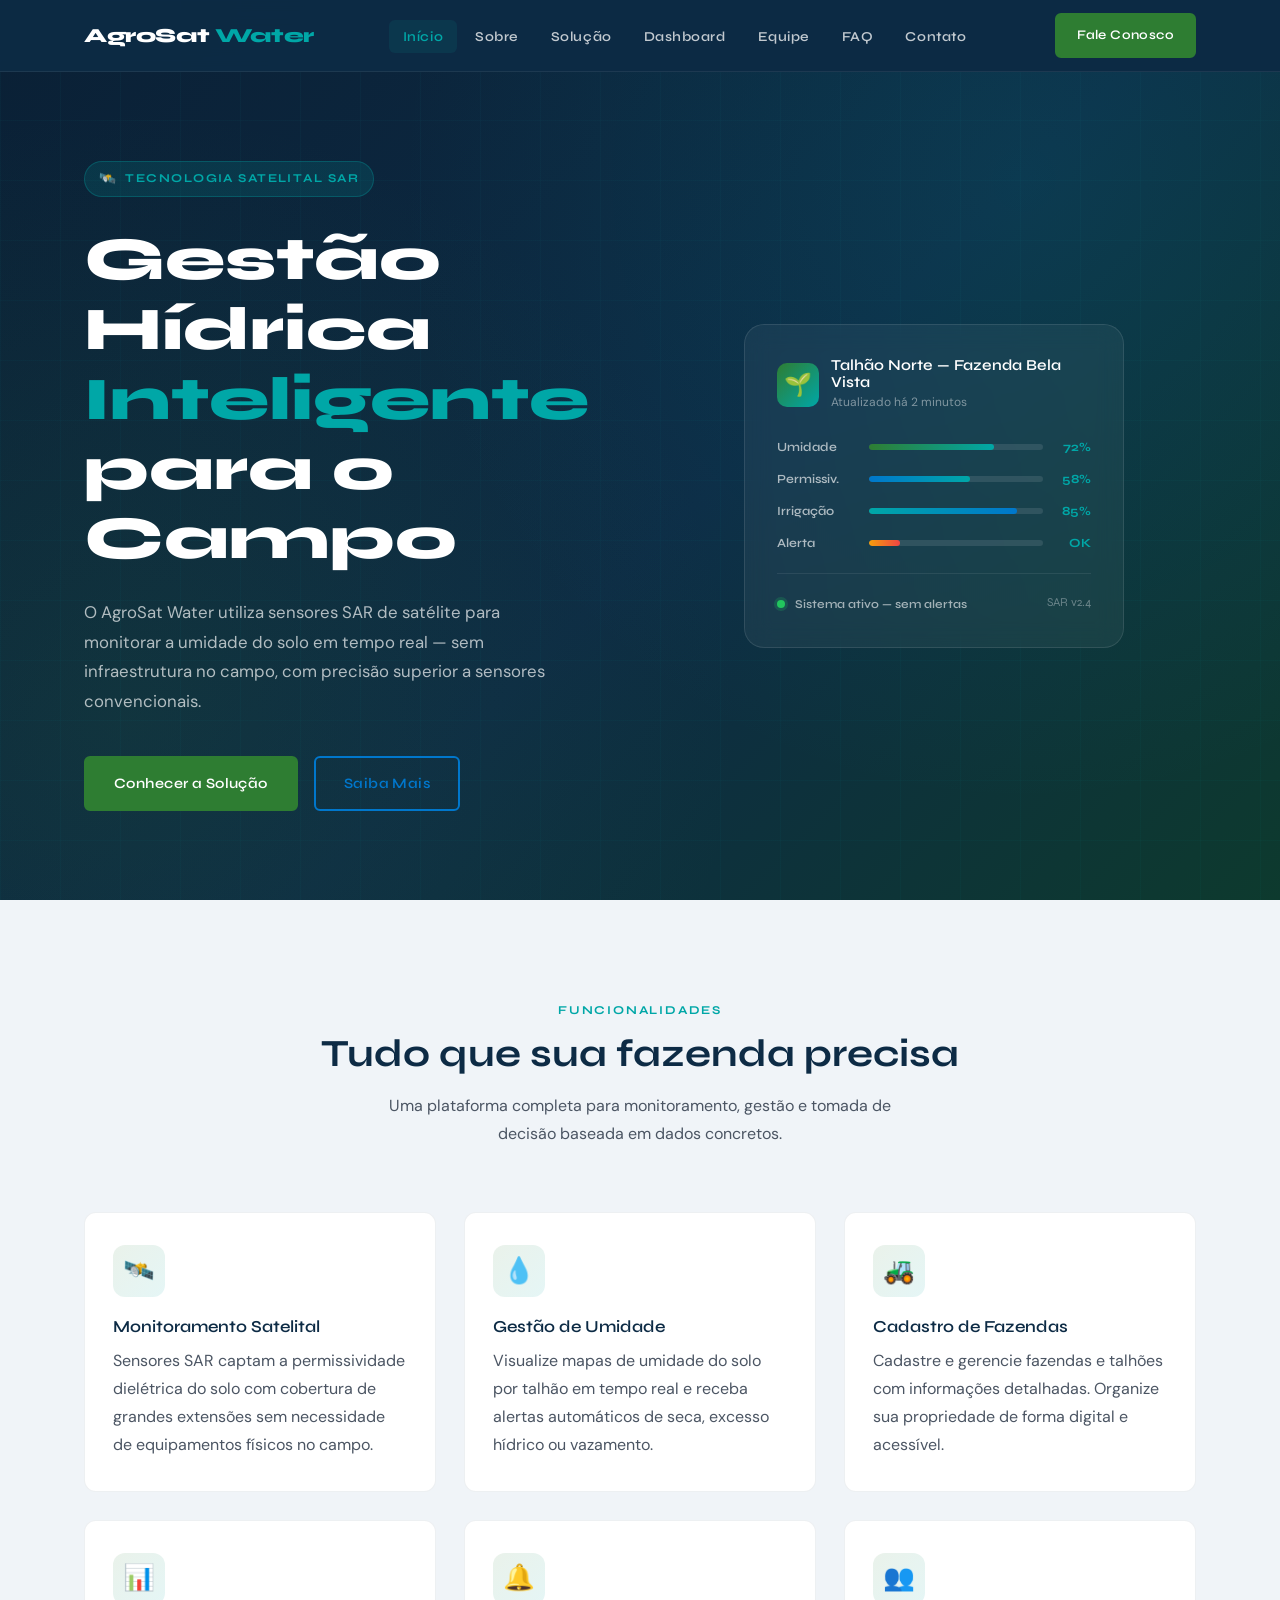
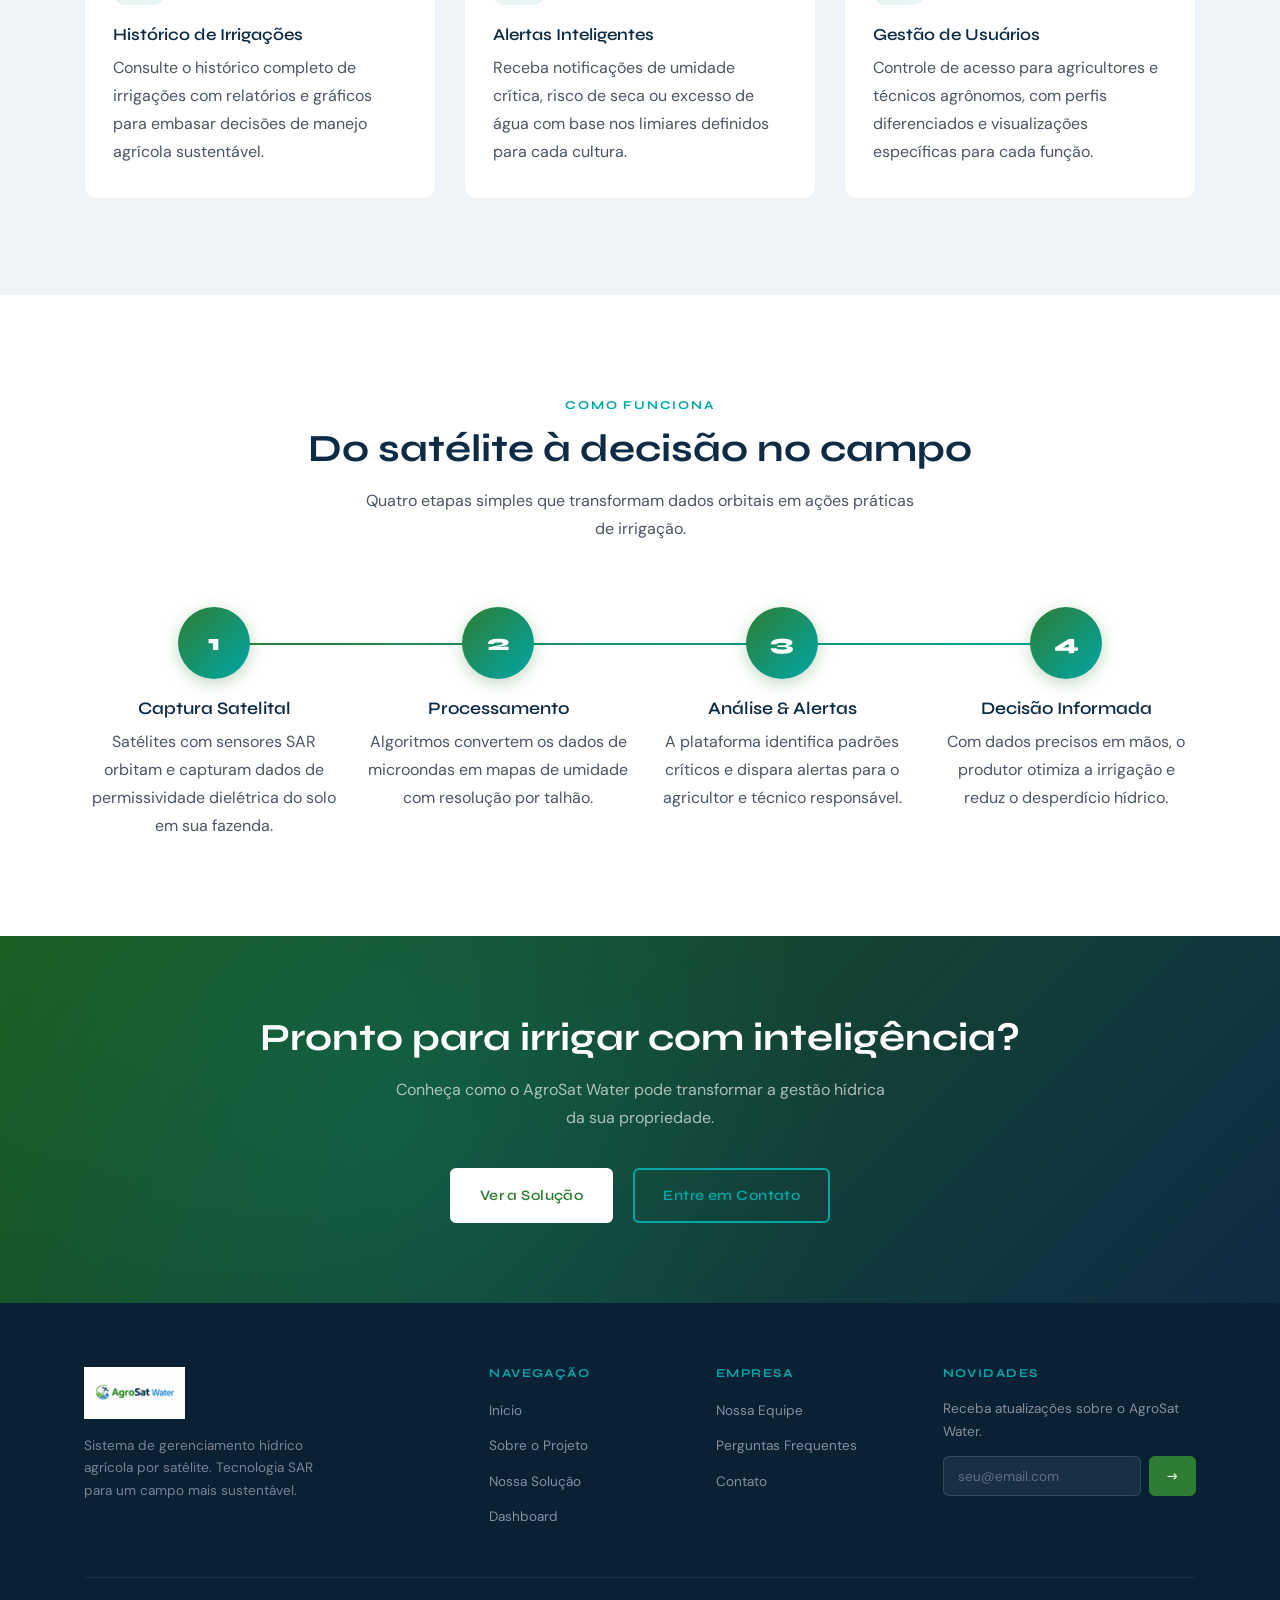
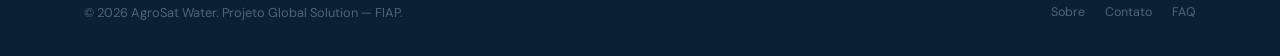
<file: index.html>
<!DOCTYPE html>
<html lang="pt-BR">
<head>
  <meta charset="UTF-8" />
  <meta name="viewport" content="width=device-width, initial-scale=1.0" />
  <meta name="description" content="AgroSat Water — Sistema de gerenciamento hídrico agrícola por satélite. Monitoramento remoto de umidade do solo com tecnologia SAR." />
  <title>AgroSat Water — Gestão Hídrica Inteligente</title>
  <link rel="icon" type="image/png" href="assets/icon.png" />
  <link rel="stylesheet" href="css/style.css" />
</head>
<body>
 
  <!-- NAVBAR -->
  <nav class="navbar" role="navigation" aria-label="Menu principal">
    <div class="container">
      <a class="navbar-logo" href="index.html" aria-label="AgroSat Water - Início">
        <span class="logo-text">AgroSat <span class="logo-accent">Water</span></span>
      </a>
      <ul class="navbar-menu" role="list">
        <li><a href="index.html">Início</a></li>
        <li><a href="sobre.html">Sobre</a></li>
        <li><a href="solucao.html">Solução</a></li>
        <li><a href="dashboard.html">Dashboard</a></li>
        <li><a href="integrantes.html">Equipe</a></li>
        <li><a href="faq.html">FAQ</a></li>
        <li><a href="contato.html">Contato</a></li>
      </ul>
      <div class="navbar-cta">
        <a href="contato.html" class="btn btn-primary">Fale Conosco</a>
      </div>
      <button class="hamburger" aria-label="Abrir menu" aria-expanded="false">
        <span></span><span></span><span></span>
      </button>
    </div>
  </nav>

  <!-- MOBILE MENU -->
  <div class="mobile-menu" role="navigation" aria-label="Menu mobile">
    <a href="index.html">Início</a>
    <a href="sobre.html">Sobre</a>
    <a href="solucao.html">Solução</a>
    <a href="dashboard.html">Dashboard</a>
    <a href="integrantes.html">Equipe</a>
    <a href="faq.html">FAQ</a>
    <a href="contato.html">Contato</a>
    <a href="contato.html" class="btn btn-primary">Fale Conosco</a>
  </div>

  <main>
    <!-- HERO -->
    <section class="hero" aria-label="Seção principal">
      <div class="hero-grid" aria-hidden="true"></div>
      <div class="container">
        <div class="hero-content">
          <div class="hero-badge">
            <span>🛰️</span> Tecnologia Satelital SAR
          </div>
          <h1>Gestão Hídrica <em>Inteligente</em> para o Campo</h1>
          <p class="hero-desc">
            O AgroSat Water utiliza sensores SAR de satélite para monitorar a umidade do solo em tempo real — sem infraestrutura no campo, com precisão superior a sensores convencionais.
          </p>
          <div class="hero-actions">
            <a href="solucao.html" class="btn btn-primary">Conhecer a Solução</a>
            <a href="sobre.html" class="btn btn-secondary">Saiba Mais</a>
          </div>
        </div>

        <!-- Hero visual card -->
        <div class="hero-visual" aria-hidden="true">
          <div class="hero-card">
            <div class="hero-card-header">
              <div class="hero-card-icon">🌱</div>
              <div>
                <h4>Talhão Norte — Fazenda Bela Vista</h4>
                <p>Atualizado há 2 minutos</p>
              </div>
            </div>
            <div class="sensor-list">
              <div class="sensor-item">
                <span class="sensor-label">Umidade</span>
                <div class="sensor-bar">
                  <div class="sensor-bar-fill green" data-width="72%" style="width:0%"></div>
                </div>
                <span class="sensor-val">72%</span>
              </div>
              <div class="sensor-item">
                <span class="sensor-label">Permissiv.</span>
                <div class="sensor-bar">
                  <div class="sensor-bar-fill blue" data-width="58%" style="width:0%"></div>
                </div>
                <span class="sensor-val">58%</span>
              </div>
              <div class="sensor-item">
                <span class="sensor-label">Irrigação</span>
                <div class="sensor-bar">
                  <div class="sensor-bar-fill teal" data-width="85%" style="width:0%"></div>
                </div>
                <span class="sensor-val">85%</span>
              </div>
              <div class="sensor-item">
                <span class="sensor-label">Alerta</span>
                <div class="sensor-bar">
                  <div class="sensor-bar-fill orange" data-width="18%" style="width:0%"></div>
                </div>
                <span class="sensor-val">OK</span>
              </div>
            </div>
            <div class="hero-card-footer">
              <div>
                <span class="status-dot"></span>
                <span class="status-text">Sistema ativo — sem alertas</span>
              </div>
              <span style="font-size:0.75rem;color:rgba(255,255,255,0.35);font-family:var(--font-display);">SAR v2.4</span>
            </div>
          </div>
        </div>
      </div>
    </section>

    <!-- FEATURES -->
    <section class="section features" aria-labelledby="features-title">
      <div class="container">
        <div class="section-header reveal">
          <span class="eyebrow">Funcionalidades</span>
          <h2 id="features-title">Tudo que sua fazenda precisa</h2>
          <p>Uma plataforma completa para monitoramento, gestão e tomada de decisão baseada em dados concretos.</p>
        </div>
        <div class="features-grid reveal-stagger">
          <div class="feature-card">
            <div class="feature-icon">🛰️</div>
            <h3>Monitoramento Satelital</h3>
            <p>Sensores SAR captam a permissividade dielétrica do solo com cobertura de grandes extensões sem necessidade de equipamentos físicos no campo.</p>
          </div>
          <div class="feature-card">
            <div class="feature-icon">💧</div>
            <h3>Gestão de Umidade</h3>
            <p>Visualize mapas de umidade do solo por talhão em tempo real e receba alertas automáticos de seca, excesso hídrico ou vazamento.</p>
          </div>
          <div class="feature-card">
            <div class="feature-icon">🚜</div>
            <h3>Cadastro de Fazendas</h3>
            <p>Cadastre e gerencie fazendas e talhões com informações detalhadas. Organize sua propriedade de forma digital e acessível.</p>
          </div>
          <div class="feature-card">
            <div class="feature-icon">📊</div>
            <h3>Histórico de Irrigações</h3>
            <p>Consulte o histórico completo de irrigações com relatórios e gráficos para embasar decisões de manejo agrícola sustentável.</p>
          </div>
          <div class="feature-card">
            <div class="feature-icon">🔔</div>
            <h3>Alertas Inteligentes</h3>
            <p>Receba notificações de umidade crítica, risco de seca ou excesso de água com base nos limiares definidos para cada cultura.</p>
          </div>
          <div class="feature-card">
            <div class="feature-icon">👥</div>
            <h3>Gestão de Usuários</h3>
            <p>Controle de acesso para agricultores e técnicos agrônomos, com perfis diferenciados e visualizações específicas para cada função.</p>
          </div>
        </div>
      </div>
    </section>

    <!-- COMO FUNCIONA -->
    <section class="section how-it-works" aria-labelledby="how-title">
      <div class="container">
        <div class="section-header reveal">
          <span class="eyebrow">Como Funciona</span>
          <h2 id="how-title">Do satélite à decisão no campo</h2>
          <p>Quatro etapas simples que transformam dados orbitais em ações práticas de irrigação.</p>
        </div>
        <div class="steps-grid reveal-stagger">
          <div class="step-item">
            <div class="step-num">1</div>
            <h4>Captura Satelital</h4>
            <p>Satélites com sensores SAR orbitam e capturam dados de permissividade dielétrica do solo em sua fazenda.</p>
          </div>
          <div class="step-item">
            <div class="step-num">2</div>
            <h4>Processamento</h4>
            <p>Algoritmos convertem os dados de microondas em mapas de umidade com resolução por talhão.</p>
          </div>
          <div class="step-item">
            <div class="step-num">3</div>
            <h4>Análise & Alertas</h4>
            <p>A plataforma identifica padrões críticos e dispara alertas para o agricultor e técnico responsável.</p>
          </div>
          <div class="step-item">
            <div class="step-num">4</div>
            <h4>Decisão Informada</h4>
            <p>Com dados precisos em mãos, o produtor otimiza a irrigação e reduz o desperdício hídrico.</p>
          </div>
        </div>
      </div>
    </section>

    <!-- CTA BANNER -->
    <section class="cta-banner" aria-label="Chamada para ação">
      <div class="container">
        <h2 class="reveal">Pronto para irrigar com inteligência?</h2>
        <p class="reveal">Conheça como o AgroSat Water pode transformar a gestão hídrica da sua propriedade.</p>
        <div class="reveal">
          <a href="solucao.html" class="btn btn-white" style="margin-right:16px">Ver a Solução</a>
          <a href="contato.html" class="btn" style="color:var(--turquesa);border-color:var(--turquesa);">Entre em Contato</a>
        </div>
      </div>
    </section>
  </main>

  <!-- FOOTER -->
  <footer role="contentinfo">
    <div class="container">
      <div class="footer-grid">
        <div class="footer-brand">
          <img src="assets/logo.png" alt="AgroSat Water" class="footer-logo-img" />
          <p>Sistema de gerenciamento hídrico agrícola por satélite. Tecnologia SAR para um campo mais sustentável.</p>
        </div>
        <div class="footer-col">
          <h5>Navegação</h5>
          <ul>
            <li><a href="index.html">Início</a></li>
            <li><a href="sobre.html">Sobre o Projeto</a></li>
            <li><a href="solucao.html">Nossa Solução</a></li>
            <li><a href="dashboard.html">Dashboard</a></li>
          </ul>
        </div>
        <div class="footer-col">
          <h5>Empresa</h5>
          <ul>
            <li><a href="integrantes.html">Nossa Equipe</a></li>
            <li><a href="faq.html">Perguntas Frequentes</a></li>
            <li><a href="contato.html">Contato</a></li>
          </ul>
        </div>
        <div class="footer-col footer-newsletter">
          <h5>Novidades</h5>
          <p>Receba atualizações sobre o AgroSat Water.</p>
          <div class="newsletter-form">
            <input type="email" placeholder="seu@email.com" aria-label="E-mail para newsletter" />
            <button class="btn btn-primary" type="button">→</button>
          </div>
        </div>
      </div>
      <div class="footer-bottom">
        <p>© 2026 AgroSat Water. Projeto Global Solution — FIAP.</p>
        <div class="footer-bottom-links">
          <a href="sobre.html">Sobre</a>
          <a href="contato.html">Contato</a>
          <a href="faq.html">FAQ</a>
        </div>
      </div>
    </div>
  </footer>

  <button class="scroll-top" aria-label="Voltar ao topo">↑</button>
  <script src="js/script.js"></script>
</body>
</html>
</file>
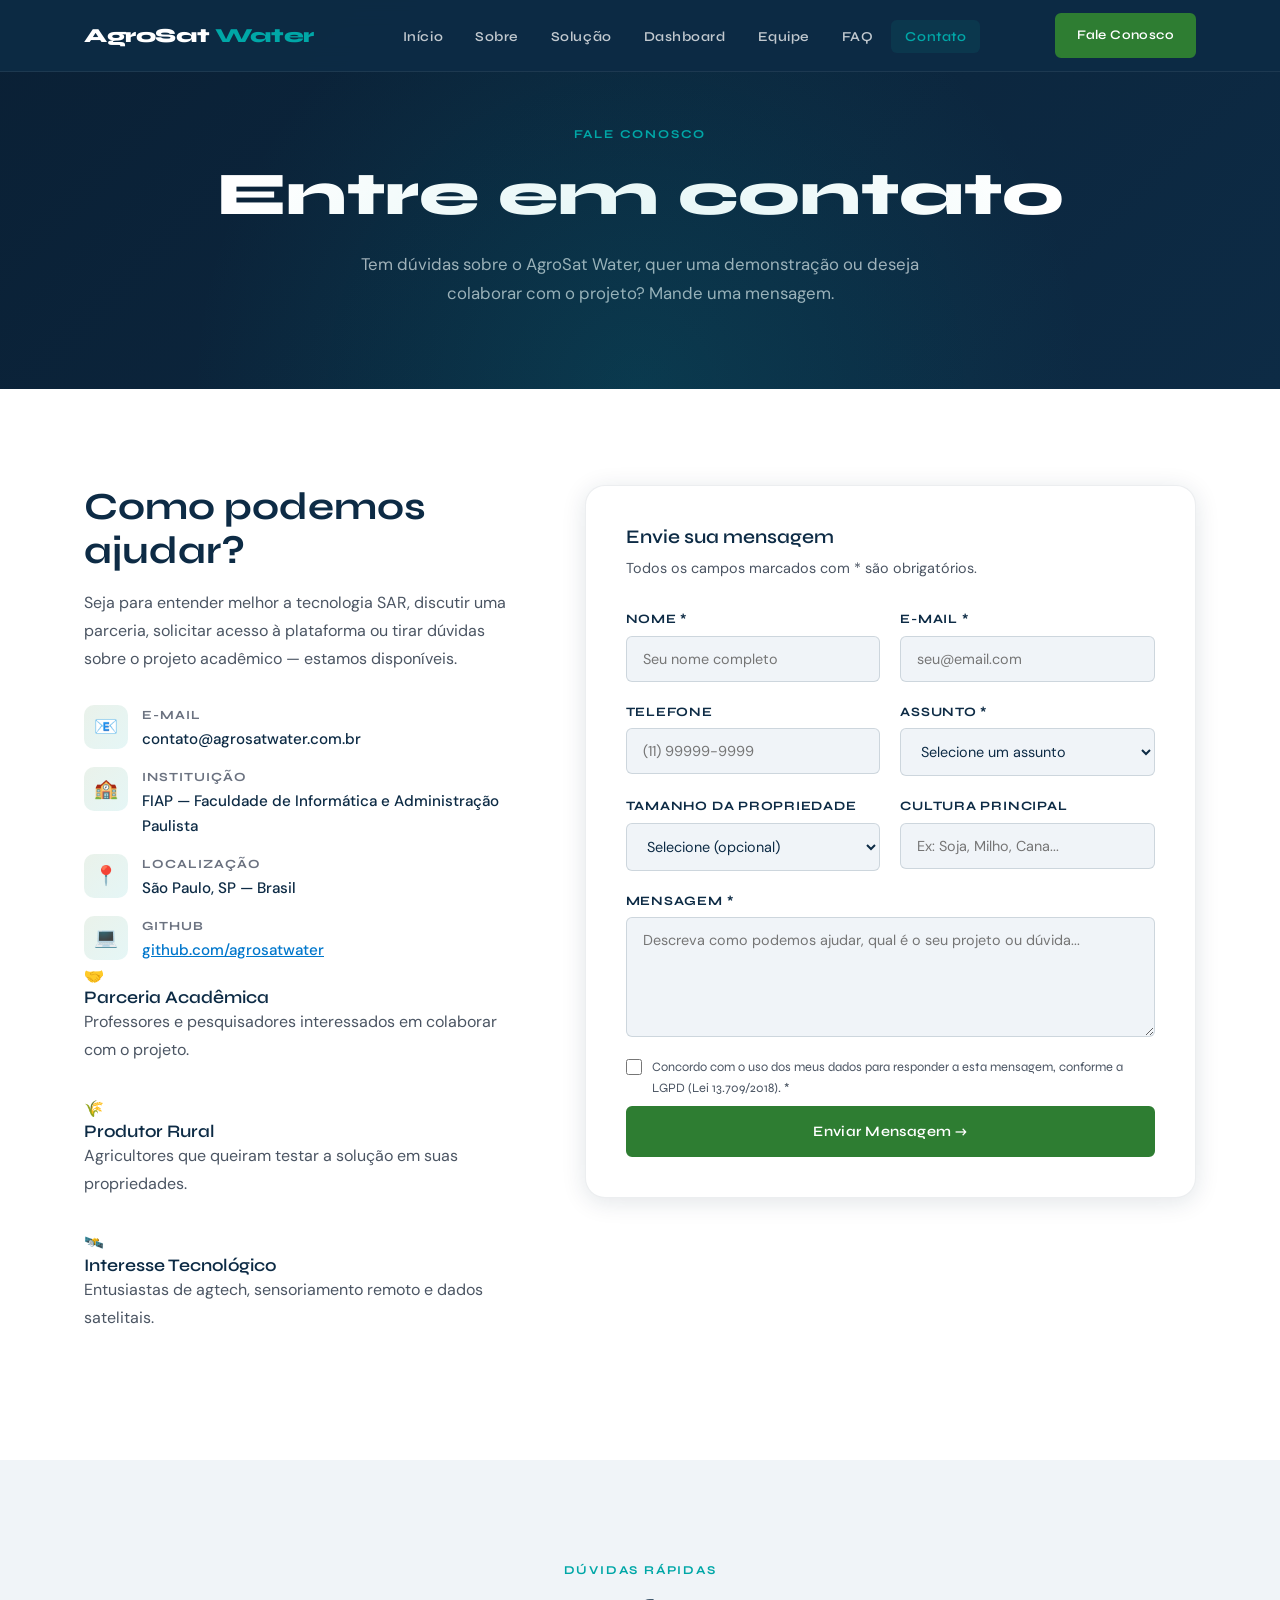
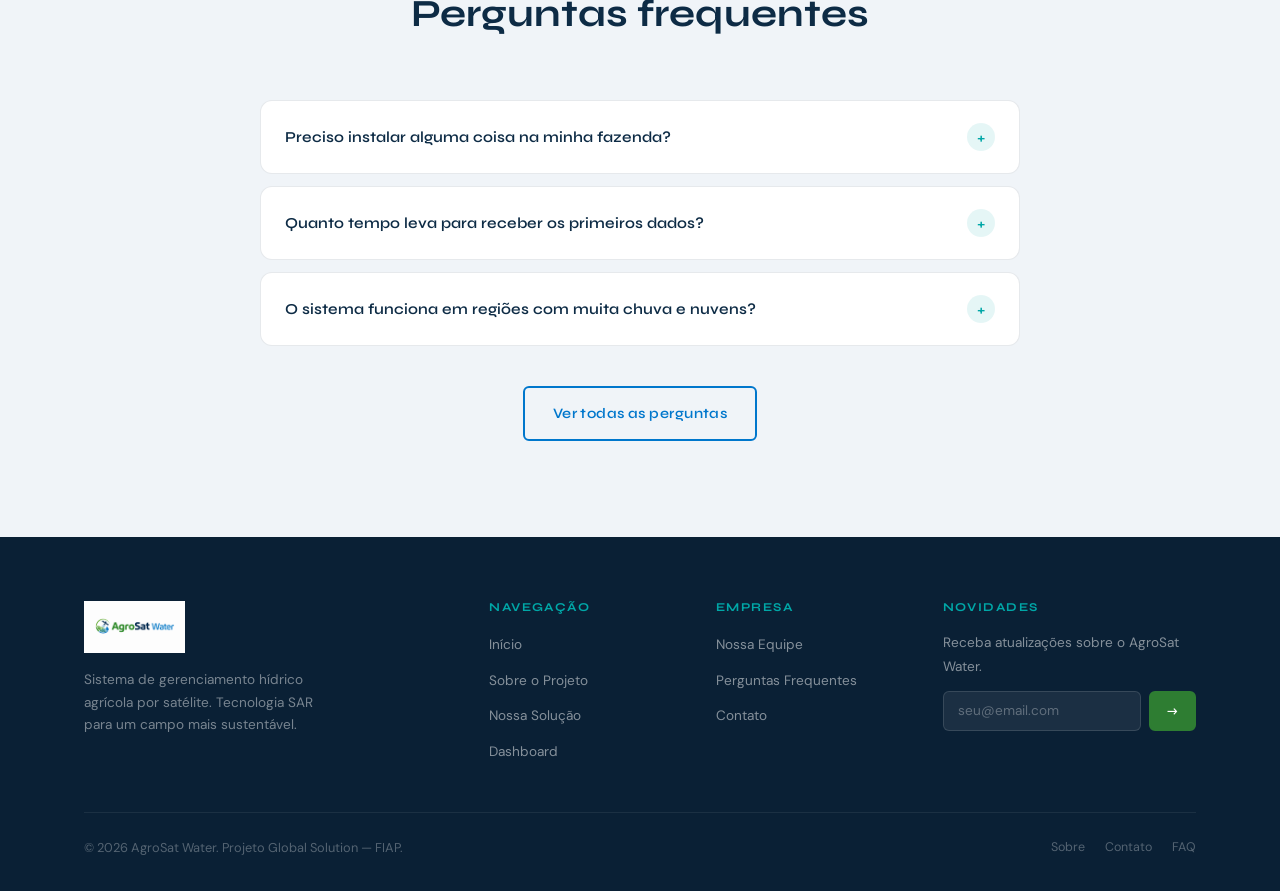
<file: contato.html>
<!DOCTYPE html>
<html lang="pt-BR">
<head>
  <meta charset="UTF-8" />
  <meta name="viewport" content="width=device-width, initial-scale=1.0" />
  <meta name="description" content="Entre em contato com a equipe AgroSat Water. Formulário, e-mail e redes sociais." />
  <title>Contato — AgroSat Water</title>
  <link rel="icon" type="image/png" href="assets/icon.png" />
  <link rel="stylesheet" href="css/style.css" />
</head>
<body>

  <!-- NAVBAR -->
  <nav class="navbar" role="navigation" aria-label="Menu principal">
    <div class="container">
      <a class="navbar-logo" href="index.html" aria-label="AgroSat Water - Início">
        <span class="logo-text">AgroSat <span class="logo-accent">Water</span></span>
      </a>
      <ul class="navbar-menu" role="list">
        <li><a href="index.html">Início</a></li>
        <li><a href="sobre.html">Sobre</a></li>
        <li><a href="solucao.html">Solução</a></li>
        <li><a href="dashboard.html">Dashboard</a></li>
        <li><a href="integrantes.html">Equipe</a></li>
        <li><a href="faq.html">FAQ</a></li>
        <li><a href="contato.html">Contato</a></li>
      </ul>
      <div class="navbar-cta">
        <a href="contato.html" class="btn btn-primary">Fale Conosco</a>
      </div>
      <button class="hamburger" aria-label="Abrir menu" aria-expanded="false">
        <span></span><span></span><span></span>
      </button>
    </div>
  </nav>

  <!-- MOBILE MENU -->
  <div class="mobile-menu" role="navigation" aria-label="Menu mobile">
    <a href="index.html">Início</a>
    <a href="sobre.html">Sobre</a>
    <a href="solucao.html">Solução</a>
    <a href="dashboard.html">Dashboard</a>
    <a href="integrantes.html">Equipe</a>
    <a href="faq.html">FAQ</a>
    <a href="contato.html">Contato</a>
    <a href="contato.html" class="btn btn-primary">Fale Conosco</a>
  </div>

  <main>

    <!-- PAGE HERO -->
    <section class="page-hero" aria-label="Cabeçalho da página">
      <div class="container">
        <span class="eyebrow">Fale Conosco</span>
        <h1>Entre em contato</h1>
        <p>Tem dúvidas sobre o AgroSat Water, quer uma demonstração ou deseja colaborar com o projeto? Mande uma mensagem.</p>
      </div>
    </section>

    <!-- SEÇÃO DE CONTATO -->
    <section class="section" aria-labelledby="contato-title">
      <div class="container">
        <div class="contato-grid">

          <!-- COLUNA ESQUERDA — Informações -->
          <div class="contato-info reveal">
            <h2 id="contato-title">Como podemos ajudar?</h2>
            <p>Seja para entender melhor a tecnologia SAR, discutir uma parceria, solicitar acesso à plataforma ou tirar dúvidas sobre o projeto acadêmico — estamos disponíveis.</p>

            <div class="contact-items">
              <div class="contact-item">
                <div class="contact-item-icon" aria-hidden="true">📧</div>
                <div>
                  <div class="key">E-mail</div>
                  <div class="val">contato@agrosatwater.com.br</div>
                </div>
              </div>
              <div class="contact-item">
                <div class="contact-item-icon" aria-hidden="true">🏫</div>
                <div>
                  <div class="key">Instituição</div>
                  <div class="val">FIAP — Faculdade de Informática e Administração Paulista</div>
                </div>
              </div>
              <div class="contact-item">
                <div class="contact-item-icon" aria-hidden="true">📍</div>
                <div>
                  <div class="key">Localização</div>
                  <div class="val">São Paulo, SP — Brasil</div>
                </div>
              </div>
              <div class="contact-item">
                <div class="contact-item-icon" aria-hidden="true">💻</div>
                <div>
                  <div class="key">GitHub</div>
                  <div class="val">
                    <a href="https://github.com/dudaquarelo/agrosatwater-project" target="_blank" rel="noopener noreferrer" style="color:var(--azul-claro);text-decoration:underline;">github.com/agrosatwater</a>
                  </div>
                </div>
              </div>
            </div>

            <!-- Cards temáticos de contato -->
            <div class="contato-cards">
              <div class="contato-card">
                <span class="contato-card-icon">🤝</span>
                <div>
                  <h4>Parceria Acadêmica</h4>
                  <p>Professores e pesquisadores interessados em colaborar com o projeto.</p>
                </div>
              </div>
              <div class="contato-card">
                <span class="contato-card-icon">🌾</span>
                <div>
                  <h4>Produtor Rural</h4>
                  <p>Agricultores que queiram testar a solução em suas propriedades.</p>
                </div>
              </div>
              <div class="contato-card">
                <span class="contato-card-icon">🛰️</span>
                <div>
                  <h4>Interesse Tecnológico</h4>
                  <p>Entusiastas de agtech, sensoriamento remoto e dados satelitais.</p>
                </div>
              </div>
            </div>
          </div>

          <!-- COLUNA DIREITA — Formulário -->
          <div class="reveal">
            <div class="form-card">

              <!-- Formulário (mostrado por padrão) -->
              <form id="contact-form" novalidate aria-label="Formulário de contato">
              <div class="form-inner">
                <h3 style="margin-bottom:8px;font-size:1.2rem;">Envie sua mensagem</h3>
                <p style="margin-bottom:28px;font-size:0.9rem;">Todos os campos marcados com * são obrigatórios.</p>

                  <div class="form-grid">

                    <div class="form-group">
                      <label for="nome">Nome *</label>
                      <input
                        type="text"
                        id="nome"
                        name="nome"
                        placeholder="Seu nome completo"
                        required
                        autocomplete="name"
                        aria-required="true"
                      />
                      <span class="error-msg" role="alert">Este campo é obrigatório.</span>
                    </div>

                    <div class="form-group">
                      <label for="email">E-mail *</label>
                      <input
                        type="email"
                        id="email"
                        name="email"
                        placeholder="seu@email.com"
                        required
                        autocomplete="email"
                        aria-required="true"
                      />
                      <span class="error-msg" role="alert">Digite um e-mail válido.</span>
                    </div>

                    <div class="form-group">
                      <label for="telefone">Telefone</label>
                      <input
                        type="tel"
                        id="telefone"
                        name="telefone"
                        placeholder="(11) 99999-9999"
                        autocomplete="tel"
                      />
                      <span class="error-msg" role="alert"></span>
                    </div>

                    <div class="form-group">
                      <label for="assunto">Assunto *</label>
                      <select id="assunto" name="assunto" required aria-required="true">
                        <option value="" disabled selected>Selecione um assunto</option>
                        <option value="demo">Solicitar demonstração</option>
                        <option value="parceria">Parceria acadêmica</option>
                        <option value="produtor">Sou produtor rural</option>
                        <option value="imprensa">Imprensa</option>
                        <option value="outro">Outro assunto</option>
                      </select>
                      <span class="error-msg" role="alert">Selecione um assunto.</span>
                    </div>

                    <div class="form-group">
                      <label for="propriedade">Tamanho da propriedade</label>
                      <select id="propriedade" name="propriedade">
                        <option value="" disabled selected>Selecione (opcional)</option>
                        <option value="pequena">Até 50 ha</option>
                        <option value="media">50 a 500 ha</option>
                        <option value="grande">500 a 5.000 ha</option>
                        <option value="muito-grande">Acima de 5.000 ha</option>
                        <option value="na">Não se aplica</option>
                      </select>
                      <span class="error-msg" role="alert"></span>
                    </div>

                    <div class="form-group">
                      <label for="cultura">Cultura principal</label>
                      <input
                        type="text"
                        id="cultura"
                        name="cultura"
                        placeholder="Ex: Soja, Milho, Cana..."
                      />
                      <span class="error-msg" role="alert"></span>
                    </div>

                    <div class="form-group full">
                      <label for="mensagem">Mensagem *</label>
                      <textarea
                        id="mensagem"
                        name="mensagem"
                        placeholder="Descreva como podemos ajudar, qual é o seu projeto ou dúvida..."
                        required
                        aria-required="true"
                        rows="5"
                      ></textarea>
                      <span class="error-msg" role="alert">Este campo é obrigatório.</span>
                    </div>

                    <div class="form-group full">
                      <label style="display:flex;align-items:flex-start;gap:10px;font-size:0.8rem;text-transform:none;letter-spacing:0;cursor:pointer;font-weight:400;color:var(--texto-muted);">
                        <input
                          type="checkbox"
                          id="lgpd"
                          name="lgpd"
                          required
                          aria-required="true"
                          style="margin-top:2px;min-width:16px;width:16px;height:16px;accent-color:var(--verde);"
                        />
                        Concordo com o uso dos meus dados para responder a esta mensagem, conforme a LGPD (Lei 13.709/2018). *
                      </label>
                      <span class="error-msg" role="alert">Você precisa aceitar para continuar.</span>
                    </div>

                  </div>

                  <div class="form-submit">
                    <button type="submit" class="btn btn-primary">
                      Enviar Mensagem →
                    </button>
                  </div>
                </div>

                <!-- Mensagem de sucesso -->
                <div class="form-success" role="status" aria-live="polite">
                  <div class="success-icon">✅</div>
                  <h3>Mensagem enviada!</h3>
                  <p>Obrigado pelo contato. Respondemos em até 48 horas úteis.</p>
                  <a href="index.html" class="btn btn-primary" style="margin-top:16px">Voltar ao Início</a>
                </div>

              </form>

            </div>
          </div>

        </div>
      </div>
    </section>

    <!-- FAQ RÁPIDO -->
    <section class="section" style="background:var(--off-white);" aria-labelledby="faq-rapido-title">
      <div class="container">
        <div class="section-header reveal">
          <span class="eyebrow">Dúvidas Rápidas</span>
          <h2 id="faq-rapido-title">Perguntas frequentes</h2>
        </div>
        <div class="faq-list reveal" role="list">
          <div class="faq-item" role="listitem">
            <div class="faq-question" role="button" tabindex="0" aria-expanded="false">
              Preciso instalar alguma coisa na minha fazenda?
              <span class="faq-icon" aria-hidden="true">+</span>
            </div>
            <div class="faq-answer">
              <p>Não. O monitoramento é 100% remoto por satélite. Você só precisa de acesso à internet para acessar a plataforma.</p>
            </div>
          </div>
          <div class="faq-item" role="listitem">
            <div class="faq-question" role="button" tabindex="0" aria-expanded="false">
              Quanto tempo leva para receber os primeiros dados?
              <span class="faq-icon" aria-hidden="true">+</span>
            </div>
            <div class="faq-answer">
              <p>Após o cadastro dos talhões, o primeiro mapa de umidade é gerado na próxima passagem do Sentinel-1 sobre a sua região — em média 3 a 6 dias. A partir daí, os dados são atualizados continuamente.</p>
            </div>
          </div>
          <div class="faq-item" role="listitem">
            <div class="faq-question" role="button" tabindex="0" aria-expanded="false">
              O sistema funciona em regiões com muita chuva e nuvens?
              <span class="faq-icon" aria-hidden="true">+</span>
            </div>
            <div class="faq-answer">
              <p>Sim! Essa é a principal vantagem do SAR em relação às câmeras ópticas. As micro-ondas atravessam a camada de nuvens sem perda de qualidade, garantindo dados mesmo nas épocas de maior precipitação.</p>
            </div>
          </div>
        </div>
        <div class="reveal" style="text-align:center;margin-top:40px;">
          <a href="faq.html" class="btn btn-secondary">Ver todas as perguntas</a>
        </div>
      </div>
    </section>

  </main>

  <!-- FOOTER -->
  <footer role="contentinfo">
    <div class="container">
      <div class="footer-grid">
        <div class="footer-brand">
          <img src="assets/logo.png" alt="AgroSat Water" class="footer-logo-img" />
          <p>Sistema de gerenciamento hídrico agrícola por satélite. Tecnologia SAR para um campo mais sustentável.</p>
        </div>
        <div class="footer-col">
          <h5>Navegação</h5>
          <ul>
            <li><a href="index.html">Início</a></li>
            <li><a href="sobre.html">Sobre o Projeto</a></li>
            <li><a href="solucao.html">Nossa Solução</a></li>
            <li><a href="dashboard.html">Dashboard</a></li>
          </ul>
        </div>
        <div class="footer-col">
          <h5>Empresa</h5>
          <ul>
            <li><a href="integrantes.html">Nossa Equipe</a></li>
            <li><a href="faq.html">Perguntas Frequentes</a></li>
            <li><a href="contato.html">Contato</a></li>
          </ul>
        </div>
        <div class="footer-col footer-newsletter">
          <h5>Novidades</h5>
          <p>Receba atualizações sobre o AgroSat Water.</p>
          <div class="newsletter-form">
            <input type="email" placeholder="seu@email.com" aria-label="E-mail para newsletter" />
            <button class="btn btn-primary" type="button">→</button>
          </div>
        </div>
      </div>
      <div class="footer-bottom">
        <p>© 2026 AgroSat Water. Projeto Global Solution — FIAP.</p>
        <div class="footer-bottom-links">
          <a href="sobre.html">Sobre</a>
          <a href="contato.html">Contato</a>
          <a href="faq.html">FAQ</a>
        </div>
      </div>
    </div>
  </footer>

  <button class="scroll-top" aria-label="Voltar ao topo">↑</button>
  <script src="js/script.js"></script>
</body>
</html>
</file>
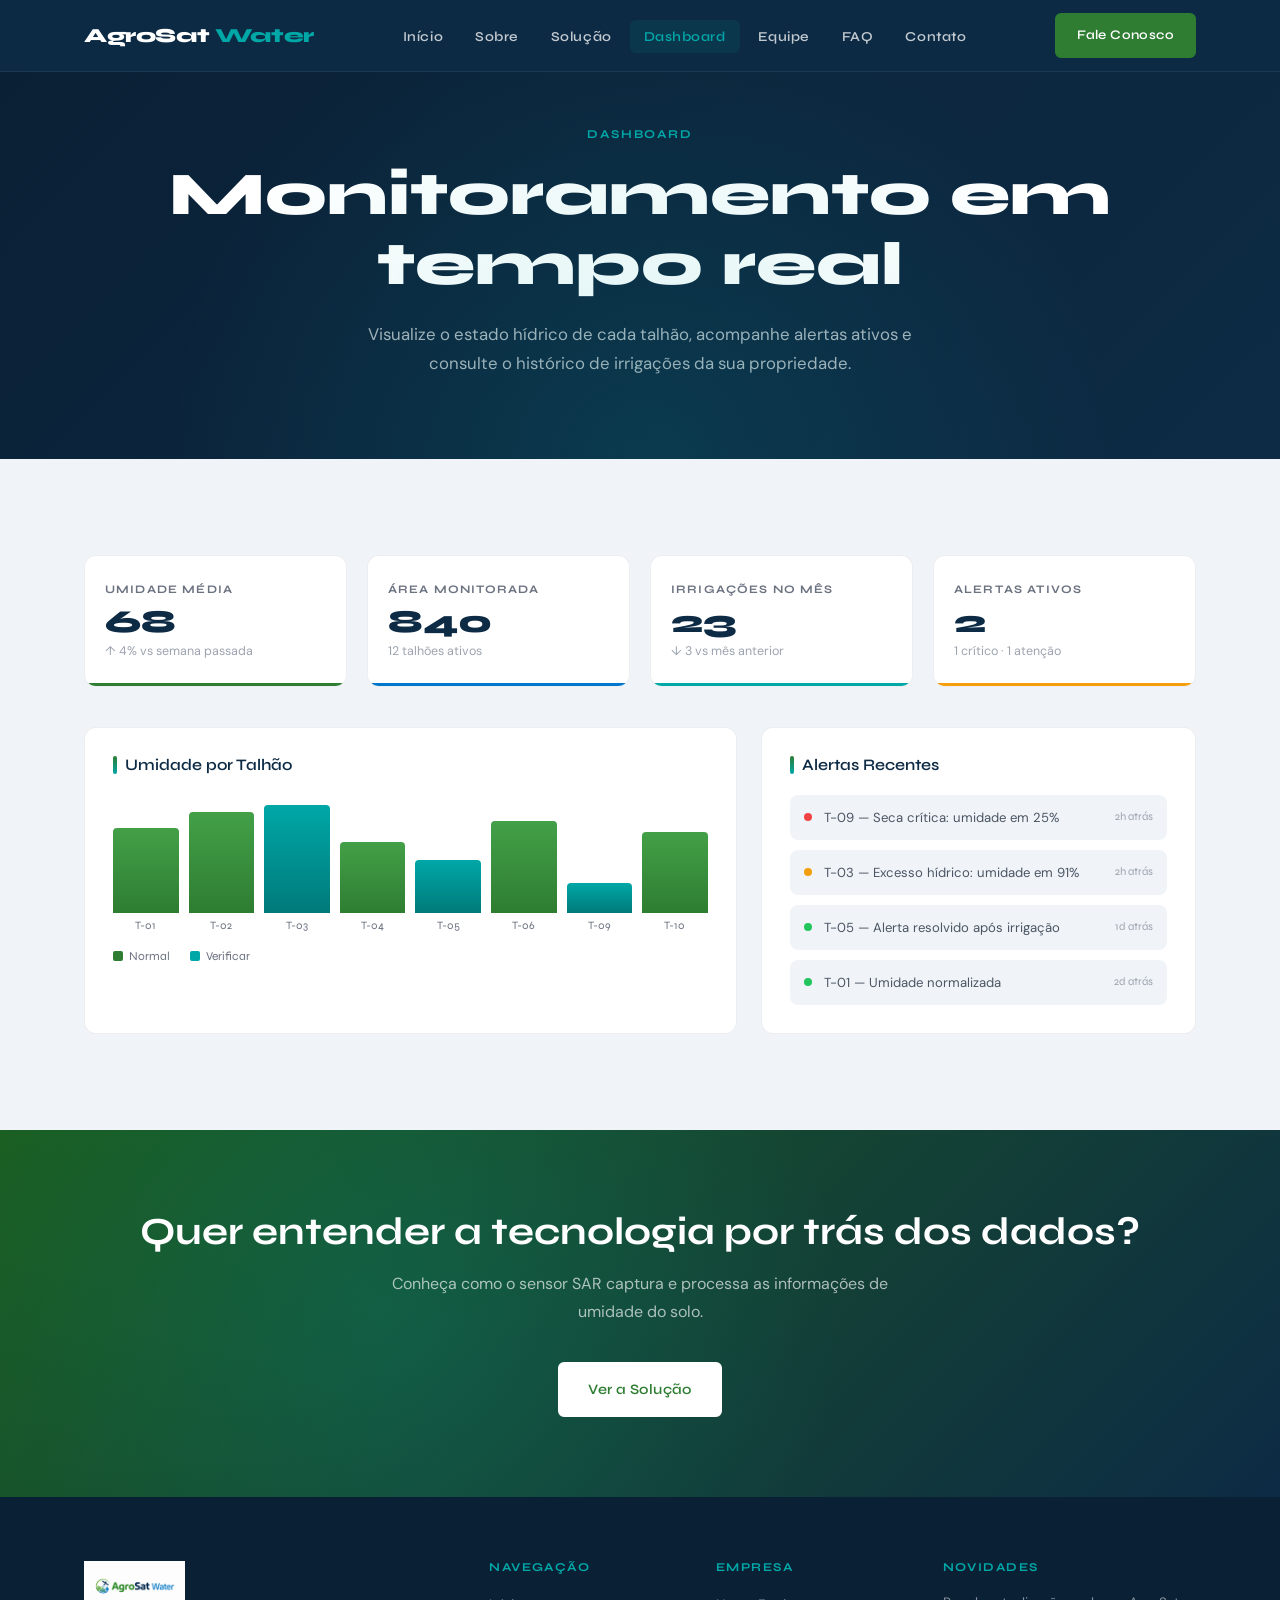
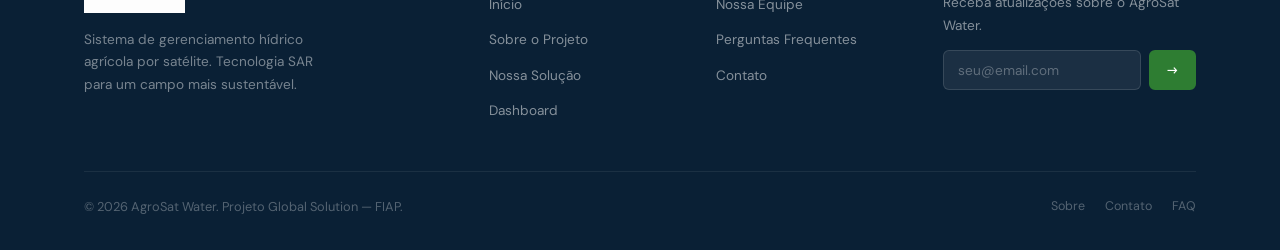
<file: dashboard.html>
<!DOCTYPE html>
<html lang="pt-BR">
<head>
  <meta charset="UTF-8" />
  <meta name="viewport" content="width=device-width, initial-scale=1.0" />
  <meta name="description" content="Dashboard AgroSat Water — monitoramento de umidade do solo, alertas e histórico de irrigações." />
  <title>Dashboard — AgroSat Water</title>
  <link rel="icon" type="image/png" href="assets/icon.png" />
  <link rel="stylesheet" href="css/style.css" />
</head>
<body>

  <!-- NAVBAR -->
  <nav class="navbar" role="navigation" aria-label="Menu principal">
    <div class="container">
      <a class="navbar-logo" href="index.html" aria-label="AgroSat Water - Início">
        <span class="logo-text">AgroSat <span class="logo-accent">Water</span></span>
      </a>
      <ul class="navbar-menu" role="list">
        <li><a href="index.html">Início</a></li>
        <li><a href="sobre.html">Sobre</a></li>
        <li><a href="solucao.html">Solução</a></li>
        <li><a href="dashboard.html">Dashboard</a></li>
        <li><a href="integrantes.html">Equipe</a></li>
        <li><a href="faq.html">FAQ</a></li>
        <li><a href="contato.html">Contato</a></li>
      </ul>
      <div class="navbar-cta">
        <a href="contato.html" class="btn btn-primary">Fale Conosco</a>
      </div>
      <button class="hamburger" aria-label="Abrir menu" aria-expanded="false">
        <span></span><span></span><span></span>
      </button>
    </div>
  </nav>

  <!-- MOBILE MENU -->
  <div class="mobile-menu" role="navigation" aria-label="Menu mobile">
    <a href="index.html">Início</a>
    <a href="sobre.html">Sobre</a>
    <a href="solucao.html">Solução</a>
    <a href="dashboard.html">Dashboard</a>
    <a href="integrantes.html">Equipe</a>
    <a href="faq.html">FAQ</a>
    <a href="contato.html">Contato</a>
    <a href="contato.html" class="btn btn-primary">Fale Conosco</a>
  </div>

  <main>

    <!-- PAGE HERO -->
    <section class="page-hero" aria-label="Cabeçalho da página">
      <div class="container">
        <span class="eyebrow">Dashboard</span>
        <h1>Monitoramento em tempo real</h1>
        <p>Visualize o estado hídrico de cada talhão, acompanhe alertas ativos e consulte o histórico de irrigações da sua propriedade.</p>
      </div>
    </section>

    <!-- DASHBOARD PRINCIPAL -->
    <section class="section dashboard-section" aria-labelledby="dash-title">
      <div class="container">

        <!-- KPIs -->
        <div class="dash-grid reveal-stagger">
          <div class="dash-kpi green">
            <div class="kpi-label">Umidade Média</div>
            <div class="kpi-value" data-count="68">0<span style="font-size:1.2rem">%</span></div>
            <div class="kpi-sub">↑ 4% vs semana passada</div>
          </div>
          <div class="dash-kpi blue">
            <div class="kpi-label">Área Monitorada</div>
            <div class="kpi-value" data-count="840">0<span style="font-size:1.2rem"> ha</span></div>
            <div class="kpi-sub">12 talhões ativos</div>
          </div>
          <div class="dash-kpi teal">
            <div class="kpi-label">Irrigações no mês</div>
            <div class="kpi-value" data-count="23">0</div>
            <div class="kpi-sub">↓ 3 vs mês anterior</div>
          </div>
          <div class="dash-kpi warning">
            <div class="kpi-label">Alertas Ativos</div>
            <div class="kpi-value" data-count="2">0</div>
            <div class="kpi-sub">1 crítico · 1 atenção</div>
          </div>
        </div>

        <!-- Gráfico + Alertas -->
        <div class="dash-panels reveal">

          <!-- Gráfico -->
          <div class="dash-panel">
            <h3>Umidade por Talhão</h3>
            <div class="chart-bars" role="img" aria-label="Gráfico de barras de umidade por talhão">
              <div class="chart-bar-group">
                <div class="chart-bar-wrap">
                  <div class="chart-bar verde" data-height="72%" style="height:0%"></div>
                </div>
                <span class="chart-label">T-01</span>
              </div>
              <div class="chart-bar-group">
                <div class="chart-bar-wrap">
                  <div class="chart-bar verde" data-height="85%" style="height:0%"></div>
                </div>
                <span class="chart-label">T-02</span>
              </div>
              <div class="chart-bar-group">
                <div class="chart-bar-wrap">
                  <div class="chart-bar teal" data-height="91%" style="height:0%"></div>
                </div>
                <span class="chart-label">T-03</span>
              </div>
              <div class="chart-bar-group">
                <div class="chart-bar-wrap">
                  <div class="chart-bar verde" data-height="60%" style="height:0%"></div>
                </div>
                <span class="chart-label">T-04</span>
              </div>
              <div class="chart-bar-group">
                <div class="chart-bar-wrap">
                  <div class="chart-bar teal" data-height="45%" style="height:0%"></div>
                </div>
                <span class="chart-label">T-05</span>
              </div>
              <div class="chart-bar-group">
                <div class="chart-bar-wrap">
                  <div class="chart-bar verde" data-height="78%" style="height:0%"></div>
                </div>
                <span class="chart-label">T-06</span>
              </div>
              <div class="chart-bar-group">
                <div class="chart-bar-wrap">
                  <div class="chart-bar teal" data-height="25%" style="height:0%"></div>
                </div>
                <span class="chart-label">T-09</span>
              </div>
              <div class="chart-bar-group">
                <div class="chart-bar-wrap">
                  <div class="chart-bar verde" data-height="68%" style="height:0%"></div>
                </div>
                <span class="chart-label">T-10</span>
              </div>
            </div>
            <div class="chart-legend">
              <span class="legend-item"><span class="legend-dot verde"></span> Normal</span>
              <span class="legend-item"><span class="legend-dot teal"></span> Verificar</span>
            </div>
          </div>

          <!-- Alertas -->
          <div class="dash-panel">
            <h3>Alertas Recentes</h3>
            <div class="alert-list" role="list">
              <div class="alert-item danger" role="listitem">
                <span class="dot" aria-hidden="true"></span>
                <span class="alert-text">T-09 — Seca crítica: umidade em 25%</span>
                <span class="alert-time">2h atrás</span>
              </div>
              <div class="alert-item warn" role="listitem">
                <span class="dot" aria-hidden="true"></span>
                <span class="alert-text">T-03 — Excesso hídrico: umidade em 91%</span>
                <span class="alert-time">2h atrás</span>
              </div>
              <div class="alert-item ok" role="listitem">
                <span class="dot" aria-hidden="true"></span>
                <span class="alert-text">T-05 — Alerta resolvido após irrigação</span>
                <span class="alert-time">1d atrás</span>
              </div>
              <div class="alert-item ok" role="listitem">
                <span class="dot" aria-hidden="true"></span>
                <span class="alert-text">T-01 — Umidade normalizada</span>
                <span class="alert-time">2d atrás</span>
              </div>
            </div>
          </div>

        </div>
      </div>
    </section>

    <!-- CTA -->
    <section class="cta-banner" aria-label="Chamada para ação">
      <div class="container">
        <h2 class="reveal">Quer entender a tecnologia por trás dos dados?</h2>
        <p class="reveal">Conheça como o sensor SAR captura e processa as informações de umidade do solo.</p>
        <a href="solucao.html" class="btn btn-white reveal">Ver a Solução</a>
      </div>
    </section>

  </main>

 <!-- FOOTER -->
  <footer role="contentinfo">
    <div class="container">
      <div class="footer-grid">
        <div class="footer-brand">
          <img src="assets/logo.png" alt="AgroSat Water" class="footer-logo-img" />
          <p>Sistema de gerenciamento hídrico agrícola por satélite. Tecnologia SAR para um campo mais sustentável.</p>
        </div>
        <div class="footer-col">
          <h5>Navegação</h5>
          <ul>
            <li><a href="index.html">Início</a></li>
            <li><a href="sobre.html">Sobre o Projeto</a></li>
            <li><a href="solucao.html">Nossa Solução</a></li>
            <li><a href="dashboard.html">Dashboard</a></li>
          </ul>
        </div>
        <div class="footer-col">
          <h5>Empresa</h5>
          <ul>
            <li><a href="integrantes.html">Nossa Equipe</a></li>
            <li><a href="faq.html">Perguntas Frequentes</a></li>
            <li><a href="contato.html">Contato</a></li>
          </ul>
        </div>
        <div class="footer-col footer-newsletter">
          <h5>Novidades</h5>
          <p>Receba atualizações sobre o AgroSat Water.</p>
          <div class="newsletter-form">
            <input type="email" placeholder="seu@email.com" aria-label="E-mail para newsletter" />
            <button class="btn btn-primary" type="button">→</button>
          </div>
        </div>
      </div>
      <div class="footer-bottom">
        <p>© 2026 AgroSat Water. Projeto Global Solution — FIAP.</p>
        <div class="footer-bottom-links">
          <a href="sobre.html">Sobre</a>
          <a href="contato.html">Contato</a>
          <a href="faq.html">FAQ</a>
        </div>
      </div>
    </div>
  </footer>

  <button class="scroll-top" aria-label="Voltar ao topo">↑</button>
  <script src="js/script.js"></script>
</body>
</html>
</file>
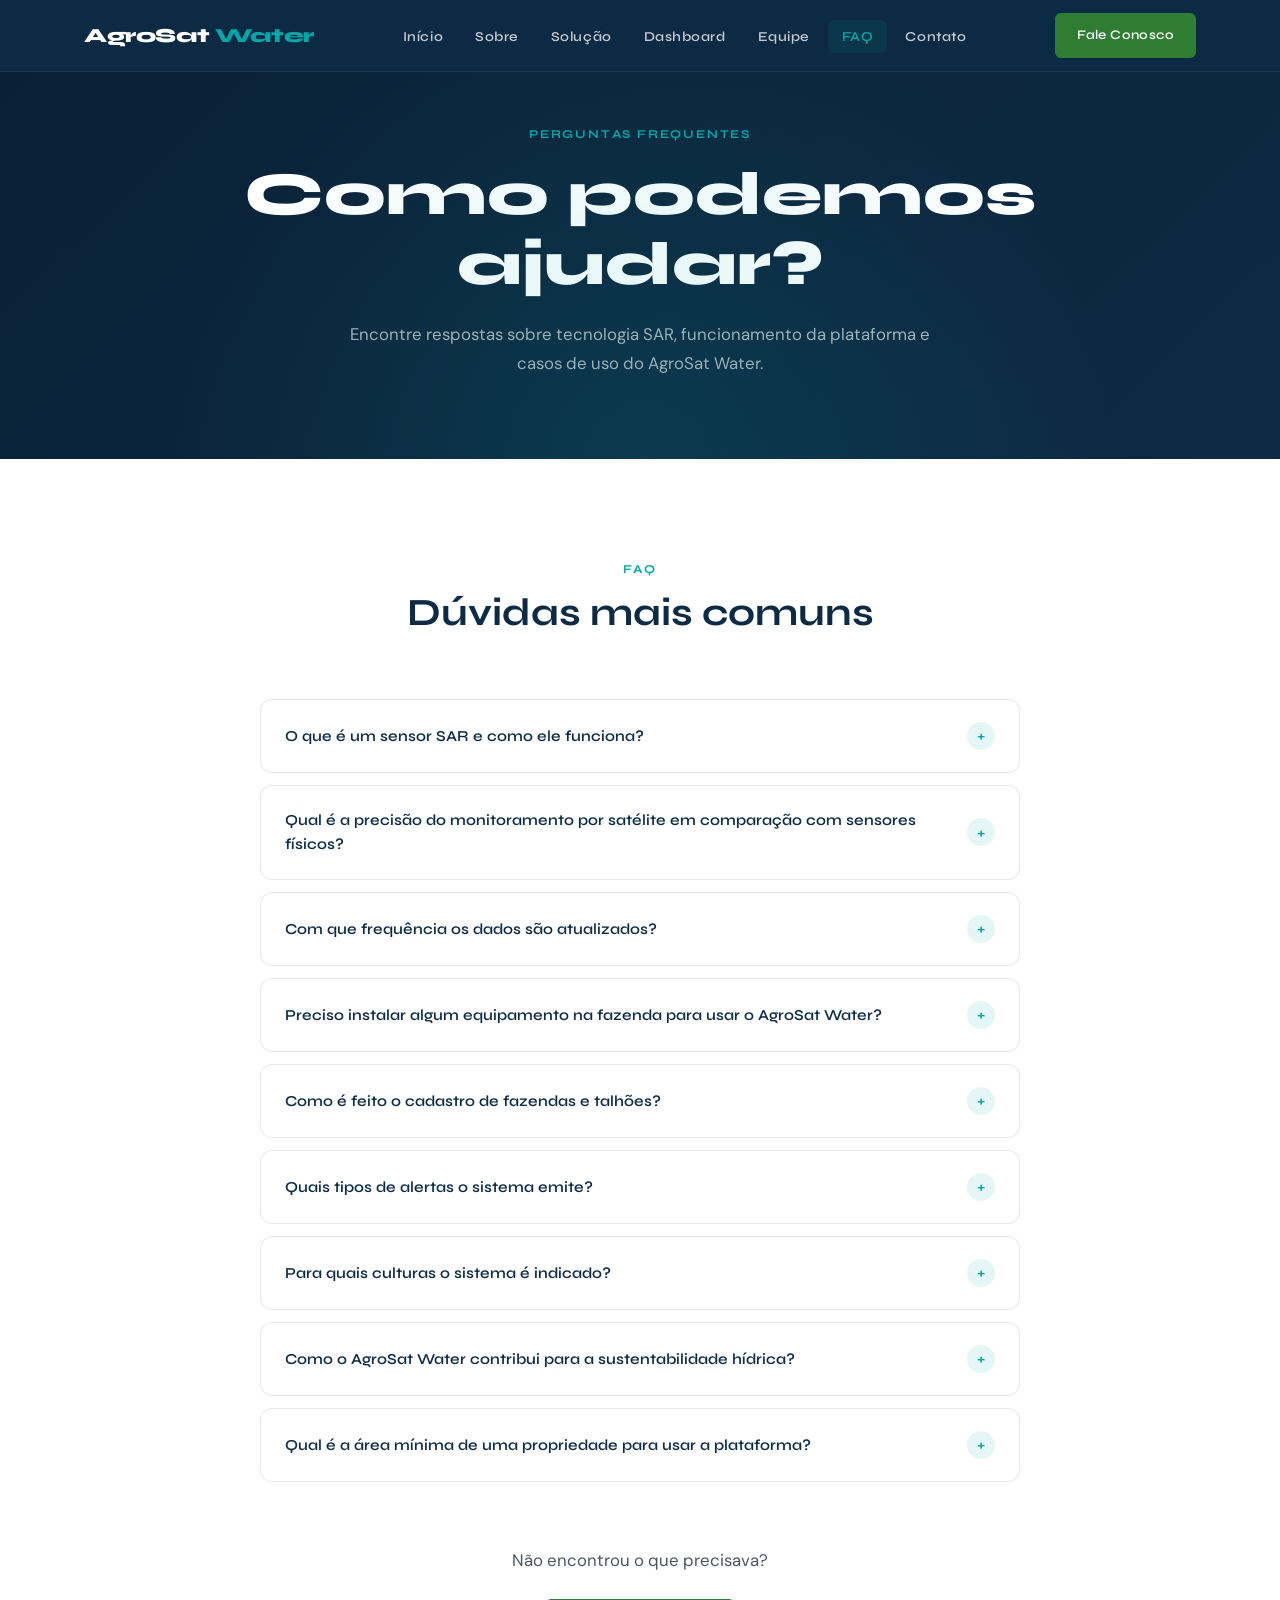
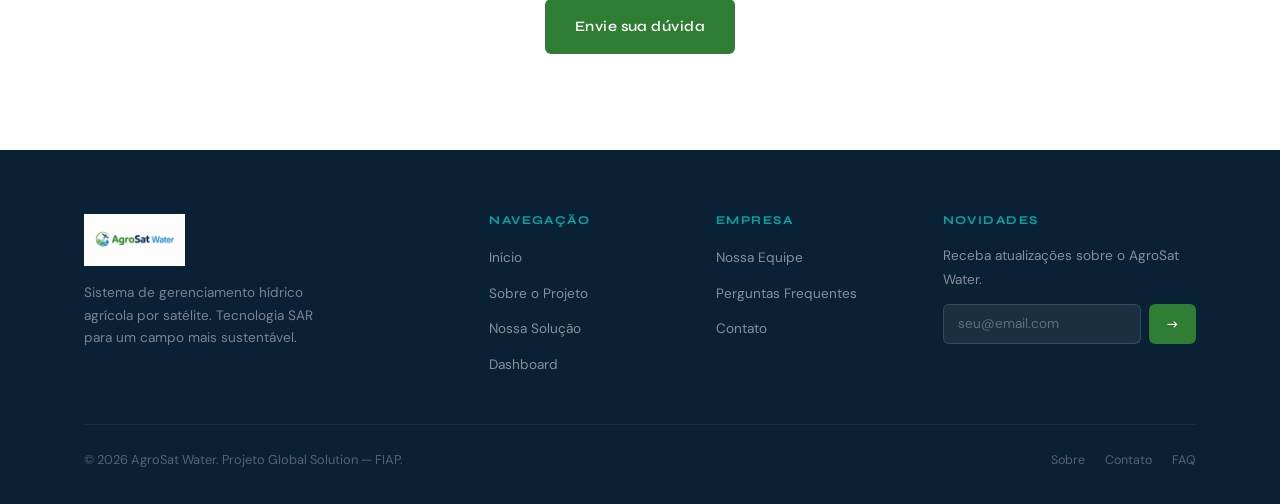
<file: faq.html>
<!DOCTYPE html>
<html lang="pt-BR">
<head>
  <meta charset="UTF-8" />
  <meta name="viewport" content="width=device-width, initial-scale=1.0" />
  <meta name="description" content="Perguntas frequentes sobre o AgroSat Water — sistema de monitoramento hídrico por satélite." />
  <title>FAQ — AgroSat Water</title>
  <link rel="icon" type="image/png" href="assets/icon.png" />
  <link rel="stylesheet" href="css/style.css" />
</head>
<body>
 
  <!-- NAVBAR -->
  <nav class="navbar" role="navigation" aria-label="Menu principal">
    <div class="container">
      <a class="navbar-logo" href="index.html" aria-label="AgroSat Water - Início">
        <span class="logo-text">AgroSat <span class="logo-accent">Water</span></span>
      </a>
      <ul class="navbar-menu" role="list">
        <li><a href="index.html">Início</a></li>
        <li><a href="sobre.html">Sobre</a></li>
        <li><a href="solucao.html">Solução</a></li>
        <li><a href="dashboard.html">Dashboard</a></li>
        <li><a href="integrantes.html">Equipe</a></li>
        <li><a href="faq.html">FAQ</a></li>
        <li><a href="contato.html">Contato</a></li>
      </ul>
      <div class="navbar-cta">
        <a href="contato.html" class="btn btn-primary">Fale Conosco</a>
      </div>
      <button class="hamburger" aria-label="Abrir menu">
        <span></span><span></span><span></span>
      </button>
    </div>
  </nav>

  <!-- MOBILE MENU -->
  <div class="mobile-menu">
    <a href="index.html">Início</a>
    <a href="sobre.html">Sobre</a>
    <a href="solucao.html">Solução</a>
    <a href="dashboard.html">Dashboard</a>
    <a href="integrantes.html">Equipe</a>
    <a href="faq.html">FAQ</a>
    <a href="contato.html">Contato</a>
    <a href="contato.html" class="btn btn-primary">Fale Conosco</a>
  </div>

  <main>
    <!-- PAGE HERO -->
    <section class="page-hero" aria-label="Cabeçalho da página">
      <div class="container">
        <span class="eyebrow">Perguntas Frequentes</span>
        <h1>Como podemos ajudar?</h1>
        <p>Encontre respostas sobre tecnologia SAR, funcionamento da plataforma e casos de uso do AgroSat Water.</p>
      </div>
    </section>

    <!-- FAQ -->
    <section class="section" aria-labelledby="faq-title">
      <div class="container">
        <div class="section-header reveal">
          <span class="eyebrow">FAQ</span>
          <h2 id="faq-title">Dúvidas mais comuns</h2>
        </div>

        <div class="faq-list reveal" role="list">

          <!-- Sobre a tecnologia -->
          <div class="faq-item" role="listitem">
            <div class="faq-question" role="button" tabindex="0" aria-expanded="false">
              O que é um sensor SAR e como ele funciona?
              <span class="faq-icon" aria-hidden="true">+</span>
            </div>
            <div class="faq-answer">
              <p>SAR é um sensor de micro-ondas instalado no satélite. Ele manda ondas de rádio até o chão e capta o que volta. Diferente de uma câmera normal, funciona de dia ou de noite e consegue ver através de nuvens, neblina e chuva. Como a água no solo reage de um jeito bem diferente da terra seca, o sensor usa esse sinal de volta pra medir quanta umidade tem no solo.</p>
            </div>
          </div>

          <div class="faq-item" role="listitem">
            <div class="faq-question" role="button" tabindex="0" aria-expanded="false">
              Qual é a precisão do monitoramento por satélite em comparação com sensores físicos?
              <span class="faq-icon" aria-hidden="true">+</span>
            </div>
            <div class="faq-answer">
              <p>O satélite monitora grandes áreas com boa precisão, sem precisar instalar nada no campo. Sensores físicos podem ser mais precisos em um ponto específico, mas cobrem apenas alguns metros ao redor. O AgroSat Water vence na escala: uma única passagem do satélite mapeia dezenas de hectares de uma vez.</p>
            </div>
          </div>

          <div class="faq-item" role="listitem">
            <div class="faq-question" role="button" tabindex="0" aria-expanded="false">
              Com que frequência os dados são atualizados?
              <span class="faq-icon" aria-hidden="true">+</span>
            </div>
            <div class="faq-answer">
              <p>Os dados são atualizados a cada 3 a 6 dias, dependendo da região. No Brasil, a cobertura costuma ser mais frequente. Após a passagem do satélite, as informações ficam disponíveis na plataforma em até 4 horas.</p>
            </div>
          </div>

          <!-- Sobre a plataforma -->
          <div class="faq-item" role="listitem">
            <div class="faq-question" role="button" tabindex="0" aria-expanded="false">
              Preciso instalar algum equipamento na fazenda para usar o AgroSat Water?
              <span class="faq-icon" aria-hidden="true">+</span>
            </div>
            <div class="faq-answer">
              <p>Não. Essa é uma das principais vantagens da solução. O monitoramento é feito inteiramente por satélite, sem necessidade de sensores físicos, cabos, baterias ou qualquer infraestrutura de campo. Você precisa apenas de acesso à internet para acessar a plataforma web e visualizar os dados. Para propriedades em áreas com conectividade limitada, trabalhamos com versão offline dos relatórios que podem ser baixados e consultados depois.</p>
            </div>
          </div>

          <div class="faq-item" role="listitem">
            <div class="faq-question" role="button" tabindex="0" aria-expanded="false">
              Como é feito o cadastro de fazendas e talhões?
              <span class="faq-icon" aria-hidden="true">+</span>
            </div>
            <div class="faq-answer">
              <p>O cadastro é feito diretamente na plataforma através de um mapa interativo. Você delimita o contorno da fazenda e de cada talhão desenhando polígonos no mapa ou importando arquivos shapefile (.shp) ou KML do Google Earth. Para cada talhão você registra o tipo de cultura, a data de plantio e os limiares de umidade ideais para aquela cultura. O sistema então calcula automaticamente os alertas com base nessas configurações.</p>
            </div>
          </div>

          <div class="faq-item" role="listitem">
            <div class="faq-question" role="button" tabindex="0" aria-expanded="false">
              Quais tipos de alertas o sistema emite?
              <span class="faq-icon" aria-hidden="true">+</span>
            </div>
            <div class="faq-answer">
              <p>O AgroSat Water envia três tipos de alerta: Alerta de Seca (quando a umidade do solo fica abaixo do mínimo que a planta precisa), Alerta de Excesso de Água (quando o solo está encharcado demais, o que pode apodrecer as raízes) e Alerta de Anomalia (quando algo foge do normal, como um vazamento na irrigação). Os avisos chegam por e-mail, SMS e notificação no aplicativo.</p>
            </div>
          </div>

          <!-- Sobre uso e aplicação -->
          <div class="faq-item" role="listitem">
            <div class="faq-question" role="button" tabindex="0" aria-expanded="false">
              Para quais culturas o sistema é indicado?
              <span class="faq-icon" aria-hidden="true">+</span>
            </div>
            <div class="faq-answer">
              <p>O AgroSat Water é especialmente eficaz para culturas anuais irrigadas como soja, milho, cana-de-açúcar, algodão, trigo e arroz irrigado. Também funciona bem para horticultura intensiva em estufas e campo aberto. Culturas perenes como café, citros e eucalipto também se beneficiam do monitoramento. A plataforma possui perfis pré-configurados de limiares hídricos para as 20 culturas mais cultivadas no Brasil, com possibilidade de personalização.</p>
            </div>
          </div>

          <div class="faq-item" role="listitem">
            <div class="faq-question" role="button" tabindex="0" aria-expanded="false">
              Como o AgroSat Water contribui para a sustentabilidade hídrica?
              <span class="faq-icon" aria-hidden="true">+</span>
            </div>
            <div class="faq-answer">
              <p>Estudos de irrigação de precisão mostram que sistemas baseados em monitoramento real da umidade do solo permitem reduções de 20% a 40% no consumo de água sem perda de produtividade. O AgroSat Water permite que o agricultor irrigue exatamente quando e onde é necessário, evitando tanto o subírigação (que reduz produção) quanto o excesso (que desperdiça água, lixivia nutrientes e aumenta custos). Ao escala essa tecnologia para grandes áreas, o impacto no uso responsável dos recursos hídricos é significativo.</p>
            </div>
          </div>

          <div class="faq-item" role="listitem">
            <div class="faq-question" role="button" tabindex="0" aria-expanded="false">
              Qual é a área mínima de uma propriedade para usar a plataforma?
              <span class="faq-icon" aria-hidden="true">+</span>
            </div>
            <div class="faq-answer">
              <p>Não há área mínima técnica, mas a resolução espacial dos dados SAR (resolução de pixel entre 5m e 20m dependendo do modo de aquisição) torna a plataforma mais útil para talhões a partir de 1 hectare. Para pequenos produtores com propriedades menores, recomendamos monitorar a área como um único talhão para ter dados representativos. A plataforma é dimensionada para trabalhar igualmente bem em pequenas propriedades familiares e em grandes latifúndios com centenas de talhões.</p>
            </div>
          </div>

        </div>

        <div class="reveal" style="text-align:center;margin-top:64px;">
          <p style="font-size:1.05rem;margin-bottom:24px;">Não encontrou o que precisava?</p>
          <a href="contato.html" class="btn btn-primary">Envie sua dúvida</a>
        </div>
      </div>
    </section>
  </main>

 <!-- FOOTER -->
  <footer role="contentinfo">
    <div class="container">
      <div class="footer-grid">
        <div class="footer-brand">
          <img src="assets/logo.png" alt="AgroSat Water" class="footer-logo-img" />
          <p>Sistema de gerenciamento hídrico agrícola por satélite. Tecnologia SAR para um campo mais sustentável.</p>
        </div>
        <div class="footer-col">
          <h5>Navegação</h5>
          <ul>
            <li><a href="index.html">Início</a></li>
            <li><a href="sobre.html">Sobre o Projeto</a></li>
            <li><a href="solucao.html">Nossa Solução</a></li>
            <li><a href="dashboard.html">Dashboard</a></li>
          </ul>
        </div>
        <div class="footer-col">
          <h5>Empresa</h5>
          <ul>
            <li><a href="integrantes.html">Nossa Equipe</a></li>
            <li><a href="faq.html">Perguntas Frequentes</a></li>
            <li><a href="contato.html">Contato</a></li>
          </ul>
        </div>
        <div class="footer-col footer-newsletter">
          <h5>Novidades</h5>
          <p>Receba atualizações sobre o AgroSat Water.</p>
          <div class="newsletter-form">
            <input type="email" placeholder="seu@email.com" aria-label="E-mail para newsletter" />
            <button class="btn btn-primary" type="button">→</button>
          </div>
        </div>
      </div>
      <div class="footer-bottom">
        <p>© 2026 AgroSat Water. Projeto Global Solution — FIAP.</p>
        <div class="footer-bottom-links">
          <a href="sobre.html">Sobre</a>
          <a href="contato.html">Contato</a>
          <a href="faq.html">FAQ</a>
        </div>
      </div>
    </div>
  </footer>

  <button class="scroll-top" aria-label="Voltar ao topo">↑</button>
  <script src="js/script.js"></script>
</body>
</html>
</file>
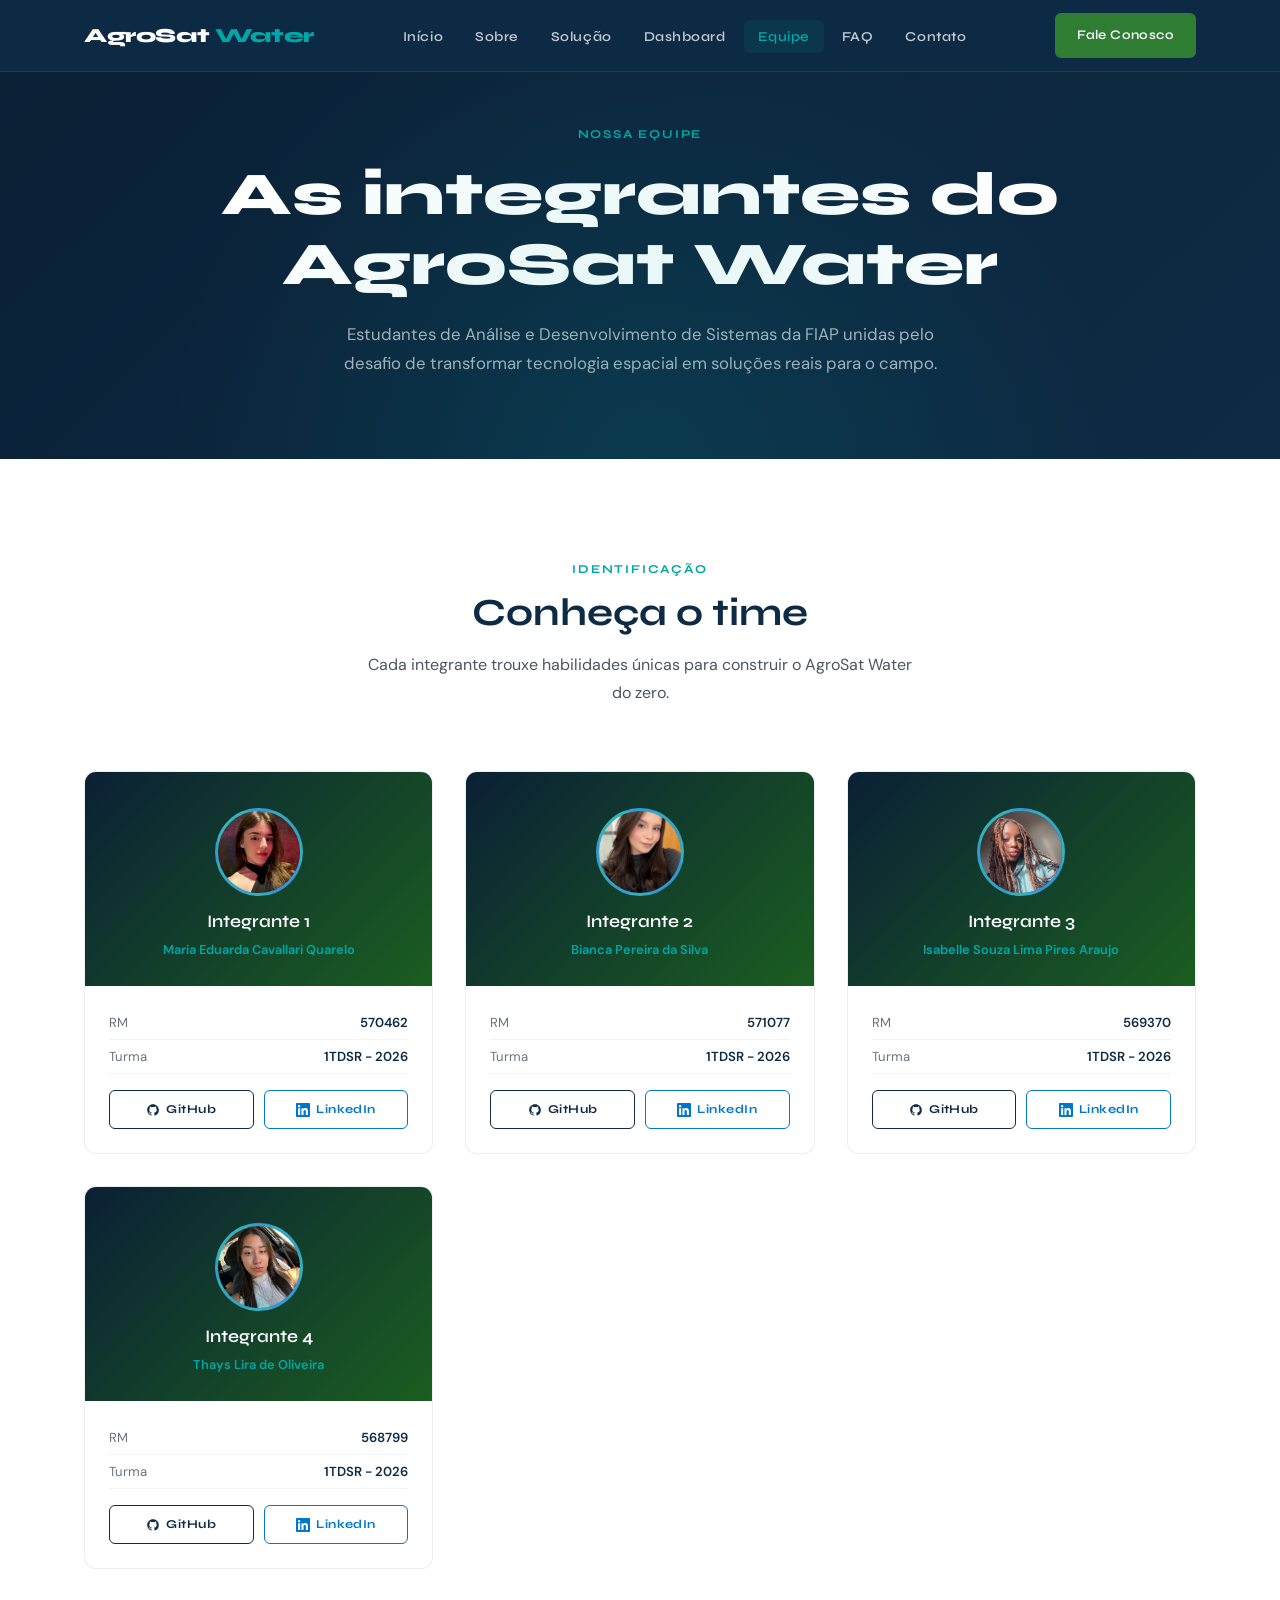
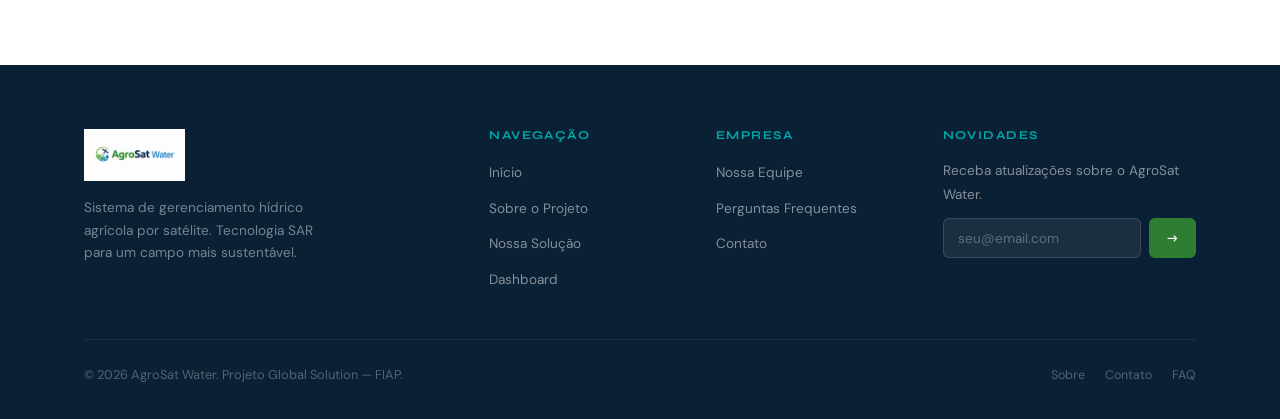
<file: integrantes.html>
<!DOCTYPE html>
<html lang="pt-BR">
<head>
  <meta charset="UTF-8" />
  <meta name="viewport" content="width=device-width, initial-scale=1.0" />
  <meta name="description" content="Equipe AgroSat Water — conheça os integrantes do projeto." />
  <title>Equipe — AgroSat Water</title>
  <link rel="icon" type="image/png" href="assets/icon.png" />
  <link rel="stylesheet" href="css/style.css" />
</head>
<body>
 
  <!-- NAVBAR -->
  <nav class="navbar" role="navigation" aria-label="Menu principal">
    <div class="container">
      <a class="navbar-logo" href="index.html" aria-label="AgroSat Water - Início">
        <span class="logo-text">AgroSat <span class="logo-accent">Water</span></span>
      </a>
      <ul class="navbar-menu" role="list">
        <li><a href="index.html">Início</a></li>
        <li><a href="sobre.html">Sobre</a></li>
        <li><a href="solucao.html">Solução</a></li>
        <li><a href="dashboard.html">Dashboard</a></li>
        <li><a href="integrantes.html">Equipe</a></li>
        <li><a href="faq.html">FAQ</a></li>
        <li><a href="contato.html">Contato</a></li>
      </ul>
      <div class="navbar-cta">
        <a href="contato.html" class="btn btn-primary">Fale Conosco</a>
      </div>
      <button class="hamburger" aria-label="Abrir menu">
        <span></span><span></span><span></span>
      </button>
    </div>
  </nav>

  <!-- MOBILE MENU -->
  <div class="mobile-menu">
    <a href="index.html">Início</a>
    <a href="sobre.html">Sobre</a>
    <a href="solucao.html">Solução</a>
    <a href="dashboard.html">Dashboard</a>
    <a href="integrantes.html">Equipe</a>
    <a href="faq.html">FAQ</a>
    <a href="contato.html">Contato</a>
    <a href="contato.html" class="btn btn-primary">Fale Conosco</a>
  </div>

  <main>
    <!-- PAGE HERO -->
    <section class="page-hero" aria-label="Cabeçalho da página">
      <div class="container">
        <span class="eyebrow">Nossa Equipe</span>
        <h1>As integrantes do AgroSat Water</h1>
        <p>Estudantes de Análise e Desenvolvimento de Sistemas da FIAP unidas pelo desafio de transformar tecnologia espacial em soluções reais para o campo.</p>
      </div>
    </section>

    <!-- TIME -->
    <section class="section" aria-labelledby="team-title">
      <div class="container">
        <div class="section-header reveal">
          <span class="eyebrow">Identificação</span>
          <h2 id="team-title">Conheça o time</h2>
          <p>Cada integrante trouxe habilidades únicas para construir o AgroSat Water do zero.</p>
        </div>

        <div class="team-grid reveal-stagger">

          <!-- Integrante 1 -->
          <div class="team-card">
            <div class="team-card-top">
              <div class="team-avatar">
                <img src="assets/foto_duda.jpeg" alt="Maria Eduarda Cavallari Quarelo" />
              </div>
              <h3>Integrante 1</h3>
              <span class="team-role">Maria Eduarda Cavallari Quarelo</span>
            </div>
            <div class="team-card-body">
              <div class="team-info">
                <div class="team-info-row">
                  <span class="key">RM</span>
                  <span class="val">570462</span>
                </div>
                <div class="team-info-row">
                  <span class="key">Turma</span>
                  <span class="val">1TDSR - 2026</span>
                </div>
              </div>
              <div class="team-links">
                <a href="https://github.com/dudaquarelo" target="_blank" rel="noopener noreferrer" class="team-link github" aria-label="GitHub do Integrante 1">
                  <svg width="14" height="14" fill="currentColor" viewBox="0 0 24 24" aria-hidden="true"><path d="M12 2C6.477 2 2 6.484 2 12.017c0 4.425 2.865 8.18 6.839 9.504.5.092.682-.217.682-.483 0-.237-.008-.868-.013-1.703-2.782.605-3.369-1.343-3.369-1.343-.454-1.158-1.11-1.466-1.11-1.466-.908-.62.069-.608.069-.608 1.003.07 1.531 1.032 1.531 1.032.892 1.53 2.341 1.088 2.91.832.092-.647.35-1.088.636-1.338-2.22-.253-4.555-1.113-4.555-4.951 0-1.093.39-1.988 1.029-2.688-.103-.253-.446-1.272.098-2.65 0 0 .84-.27 2.75 1.026A9.564 9.564 0 0112 6.844c.85.004 1.705.115 2.504.337 1.909-1.296 2.747-1.027 2.747-1.027.546 1.379.202 2.398.1 2.651.64.7 1.028 1.595 1.028 2.688 0 3.848-2.339 4.695-4.566 4.943.359.309.678.92.678 1.855 0 1.338-.012 2.419-.012 2.747 0 .268.18.58.688.482A10.019 10.019 0 0022 12.017C22 6.484 17.522 2 12 2z"/></svg>
                  GitHub
                </a>
                <a href="https://www.linkedin.com/in/maria-eduarda-quarelo-678a0840a/?skipRedirect=true" target="_blank" rel="noopener noreferrer" class="team-link linkedin" aria-label="LinkedIn do Integrante 1">
                  <svg width="14" height="14" fill="currentColor" viewBox="0 0 24 24" aria-hidden="true"><path d="M20.447 20.452h-3.554v-5.569c0-1.328-.027-3.037-1.852-3.037-1.853 0-2.136 1.445-2.136 2.939v5.667H9.351V9h3.414v1.561h.046c.477-.9 1.637-1.85 3.37-1.85 3.601 0 4.267 2.37 4.267 5.455v6.286zM5.337 7.433a2.062 2.062 0 01-2.063-2.065 2.064 2.064 0 112.063 2.065zm1.782 13.019H3.555V9h3.564v11.452zM22.225 0H1.771C.792 0 0 .774 0 1.729v20.542C0 23.227.792 24 1.771 24h20.451C23.2 24 24 23.227 24 22.271V1.729C24 .774 23.2 0 22.222 0h.003z"/></svg>
                  LinkedIn
                </a>
              </div>
            </div>
          </div>

          <!-- Integrante 2 -->
          <div class="team-card">
            <div class="team-card-top">
              <div class="team-avatar">
                <img src="assets/foto_bianca.JPEG" alt="Bianca Pereira da Silva" />
              </div>
              <h3>Integrante 2</h3>
              <span class="team-role">Bianca Pereira da Silva</span>
            </div>
            <div class="team-card-body">
              <div class="team-info">
                <div class="team-info-row">
                  <span class="key">RM</span>
                  <span class="val">571077</span>
                </div>
                <div class="team-info-row">
                  <span class="key">Turma</span>
                  <span class="val">1TDSR - 2026</span>
                </div>
              </div>
              <div class="team-links">
                <a href="https://github.com/biancapereirasilva" target="_blank" rel="noopener noreferrer" class="team-link github" aria-label="GitHub do Integrante 2">
                  <svg width="14" height="14" fill="currentColor" viewBox="0 0 24 24" aria-hidden="true"><path d="M12 2C6.477 2 2 6.484 2 12.017c0 4.425 2.865 8.18 6.839 9.504.5.092.682-.217.682-.483 0-.237-.008-.868-.013-1.703-2.782.605-3.369-1.343-3.369-1.343-.454-1.158-1.11-1.466-1.11-1.466-.908-.62.069-.608.069-.608 1.003.07 1.531 1.032 1.531 1.032.892 1.53 2.341 1.088 2.91.832.092-.647.35-1.088.636-1.338-2.22-.253-4.555-1.113-4.555-4.951 0-1.093.39-1.988 1.029-2.688-.103-.253-.446-1.272.098-2.65 0 0 .84-.27 2.75 1.026A9.564 9.564 0 0112 6.844c.85.004 1.705.115 2.504.337 1.909-1.296 2.747-1.027 2.747-1.027.546 1.379.202 2.398.1 2.651.64.7 1.028 1.595 1.028 2.688 0 3.848-2.339 4.695-4.566 4.943.359.309.678.92.678 1.855 0 1.338-.012 2.419-.012 2.747 0 .268.18.58.688.482A10.019 10.019 0 0022 12.017C22 6.484 17.522 2 12 2z"/></svg>
                  GitHub
                </a>
                <a href="https://www.linkedin.com/in/bianca-pereira-866845213/" target="_blank" rel="noopener noreferrer" class="team-link linkedin" aria-label="LinkedIn do Integrante 2">
                  <svg width="14" height="14" fill="currentColor" viewBox="0 0 24 24" aria-hidden="true"><path d="M20.447 20.452h-3.554v-5.569c0-1.328-.027-3.037-1.852-3.037-1.853 0-2.136 1.445-2.136 2.939v5.667H9.351V9h3.414v1.561h.046c.477-.9 1.637-1.85 3.37-1.85 3.601 0 4.267 2.37 4.267 5.455v6.286zM5.337 7.433a2.062 2.062 0 01-2.063-2.065 2.064 2.064 0 112.063 2.065zm1.782 13.019H3.555V9h3.564v11.452zM22.225 0H1.771C.792 0 0 .774 0 1.729v20.542C0 23.227.792 24 1.771 24h20.451C23.2 24 24 23.227 24 22.271V1.729C24 .774 23.2 0 22.222 0h.003z"/></svg>
                  LinkedIn
                </a>
              </div>
            </div>
          </div>

          <!-- Integrante 3 -->
          <div class="team-card">
            <div class="team-card-top">
              <div class="team-avatar">
                <img src="assets/foto_isa.jpeg" alt="Isabelle Souza Lima Pires Araujo" />
              </div>
              <h3>Integrante 3</h3>
              <span class="team-role">Isabelle Souza Lima Pires Araujo</span>
            </div>
            <div class="team-card-body">
              <div class="team-info">
                <div class="team-info-row">
                  <span class="key">RM</span>
                  <span class="val">569370</span>
                </div>
                <div class="team-info-row">
                  <span class="key">Turma</span>
                  <span class="val">1TDSR - 2026</span>
                </div>
              </div>
              <div class="team-links">
                <a href="https://github.com/isasouzz" target="_blank" rel="noopener noreferrer" class="team-link github" aria-label="GitHub do Integrante 3">
                  <svg width="14" height="14" fill="currentColor" viewBox="0 0 24 24" aria-hidden="true"><path d="M12 2C6.477 2 2 6.484 2 12.017c0 4.425 2.865 8.18 6.839 9.504.5.092.682-.217.682-.483 0-.237-.008-.868-.013-1.703-2.782.605-3.369-1.343-3.369-1.343-.454-1.158-1.11-1.466-1.11-1.466-.908-.62.069-.608.069-.608 1.003.07 1.531 1.032 1.531 1.032.892 1.53 2.341 1.088 2.91.832.092-.647.35-1.088.636-1.338-2.22-.253-4.555-1.113-4.555-4.951 0-1.093.39-1.988 1.029-2.688-.103-.253-.446-1.272.098-2.65 0 0 .84-.27 2.75 1.026A9.564 9.564 0 0112 6.844c.85.004 1.705.115 2.504.337 1.909-1.296 2.747-1.027 2.747-1.027.546 1.379.202 2.398.1 2.651.64.7 1.028 1.595 1.028 2.688 0 3.848-2.339 4.695-4.566 4.943.359.309.678.92.678 1.855 0 1.338-.012 2.419-.012 2.747 0 .268.18.58.688.482A10.019 10.019 0 0022 12.017C22 6.484 17.522 2 12 2z"/></svg>
                  GitHub
                </a>
                <a href="https://www.linkedin.com/in/isabelle-souza-9342a027a/" target="_blank" rel="noopener noreferrer" class="team-link linkedin" aria-label="LinkedIn do Integrante 3">
                  <svg width="14" height="14" fill="currentColor" viewBox="0 0 24 24" aria-hidden="true"><path d="M20.447 20.452h-3.554v-5.569c0-1.328-.027-3.037-1.852-3.037-1.853 0-2.136 1.445-2.136 2.939v5.667H9.351V9h3.414v1.561h.046c.477-.9 1.637-1.85 3.37-1.85 3.601 0 4.267 2.37 4.267 5.455v6.286zM5.337 7.433a2.062 2.062 0 01-2.063-2.065 2.064 2.064 0 112.063 2.065zm1.782 13.019H3.555V9h3.564v11.452zM22.225 0H1.771C.792 0 0 .774 0 1.729v20.542C0 23.227.792 24 1.771 24h20.451C23.2 24 24 23.227 24 22.271V1.729C24 .774 23.2 0 22.222 0h.003z"/></svg>
                  LinkedIn
                </a>
              </div>
            </div>
          </div>

          <!-- Integrante 4 -->
          <div class="team-card">
            <div class="team-card-top">
              <div class="team-avatar">
                <img src="assets/foto_thays.jpeg" alt="Thays Lira de Oliveira" />
              </div>
              <h3>Integrante 4</h3>
              <span class="team-role">Thays Lira de Oliveira</span>
            </div>
            <div class="team-card-body">
              <div class="team-info">
                <div class="team-info-row">
                  <span class="key">RM</span>
                  <span class="val">568799</span>
                </div>
                <div class="team-info-row">
                  <span class="key">Turma</span>
                  <span class="val">1TDSR - 2026</span>
                </div>
              </div>
              <div class="team-links">
                <a href="https://github.com/thaylira2026-hub" target="_blank" rel="noopener noreferrer" class="team-link github" aria-label="GitHub do Integrante 4">
                  <svg width="14" height="14" fill="currentColor" viewBox="0 0 24 24" aria-hidden="true"><path d="M12 2C6.477 2 2 6.484 2 12.017c0 4.425 2.865 8.18 6.839 9.504.5.092.682-.217.682-.483 0-.237-.008-.868-.013-1.703-2.782.605-3.369-1.343-3.369-1.343-.454-1.158-1.11-1.466-1.11-1.466-.908-.62.069-.608.069-.608 1.003.07 1.531 1.032 1.531 1.032.892 1.53 2.341 1.088 2.91.832.092-.647.35-1.088.636-1.338-2.22-.253-4.555-1.113-4.555-4.951 0-1.093.39-1.988 1.029-2.688-.103-.253-.446-1.272.098-2.65 0 0 .84-.27 2.75 1.026A9.564 9.564 0 0112 6.844c.85.004 1.705.115 2.504.337 1.909-1.296 2.747-1.027 2.747-1.027.546 1.379.202 2.398.1 2.651.64.7 1.028 1.595 1.028 2.688 0 3.848-2.339 4.695-4.566 4.943.359.309.678.92.678 1.855 0 1.338-.012 2.419-.012 2.747 0 .268.18.58.688.482A10.019 10.019 0 0022 12.017C22 6.484 17.522 2 12 2z"/></svg>
                  GitHub
                </a>
                <a href="https://www.linkedin.com/in/thays-lira-538619186/" target="_blank" rel="noopener noreferrer" class="team-link linkedin" aria-label="LinkedIn do Integrante 4">
                  <svg width="14" height="14" fill="currentColor" viewBox="0 0 24 24" aria-hidden="true"><path d="M20.447 20.452h-3.554v-5.569c0-1.328-.027-3.037-1.852-3.037-1.853 0-2.136 1.445-2.136 2.939v5.667H9.351V9h3.414v1.561h.046c.477-.9 1.637-1.85 3.37-1.85 3.601 0 4.267 2.37 4.267 5.455v6.286zM5.337 7.433a2.062 2.062 0 01-2.063-2.065 2.064 2.064 0 112.063 2.065zm1.782 13.019H3.555V9h3.564v11.452zM22.225 0H1.771C.792 0 0 .774 0 1.729v20.542C0 23.227.792 24 1.771 24h20.451C23.2 24 24 23.227 24 22.271V1.729C24 .774 23.2 0 22.222 0h.003z"/></svg>
                  LinkedIn
                </a>
              </div>
            </div>
          </div>
    </section>
  </main>

 <!-- FOOTER -->
  <footer role="contentinfo">
    <div class="container">
      <div class="footer-grid">
        <div class="footer-brand">
          <img src="assets/logo.png" alt="AgroSat Water" class="footer-logo-img" />
          <p>Sistema de gerenciamento hídrico agrícola por satélite. Tecnologia SAR para um campo mais sustentável.</p>
        </div>
        <div class="footer-col">
          <h5>Navegação</h5>
          <ul>
            <li><a href="index.html">Início</a></li>
            <li><a href="sobre.html">Sobre o Projeto</a></li>
            <li><a href="solucao.html">Nossa Solução</a></li>
            <li><a href="dashboard.html">Dashboard</a></li>
          </ul>
        </div>
        <div class="footer-col">
          <h5>Empresa</h5>
          <ul>
            <li><a href="integrantes.html">Nossa Equipe</a></li>
            <li><a href="faq.html">Perguntas Frequentes</a></li>
            <li><a href="contato.html">Contato</a></li>
          </ul>
        </div>
        <div class="footer-col footer-newsletter">
          <h5>Novidades</h5>
          <p>Receba atualizações sobre o AgroSat Water.</p>
          <div class="newsletter-form">
            <input type="email" placeholder="seu@email.com" aria-label="E-mail para newsletter" />
            <button class="btn btn-primary" type="button">→</button>
          </div>
        </div>
      </div>
      <div class="footer-bottom">
        <p>© 2026 AgroSat Water. Projeto Global Solution — FIAP.</p>
        <div class="footer-bottom-links">
          <a href="sobre.html">Sobre</a>
          <a href="contato.html">Contato</a>
          <a href="faq.html">FAQ</a>
        </div>
      </div>
    </div>
  </footer>

  <button class="scroll-top" aria-label="Voltar ao topo">↑</button>
  <script src="js/script.js"></script>
</body>
</html>
</file>
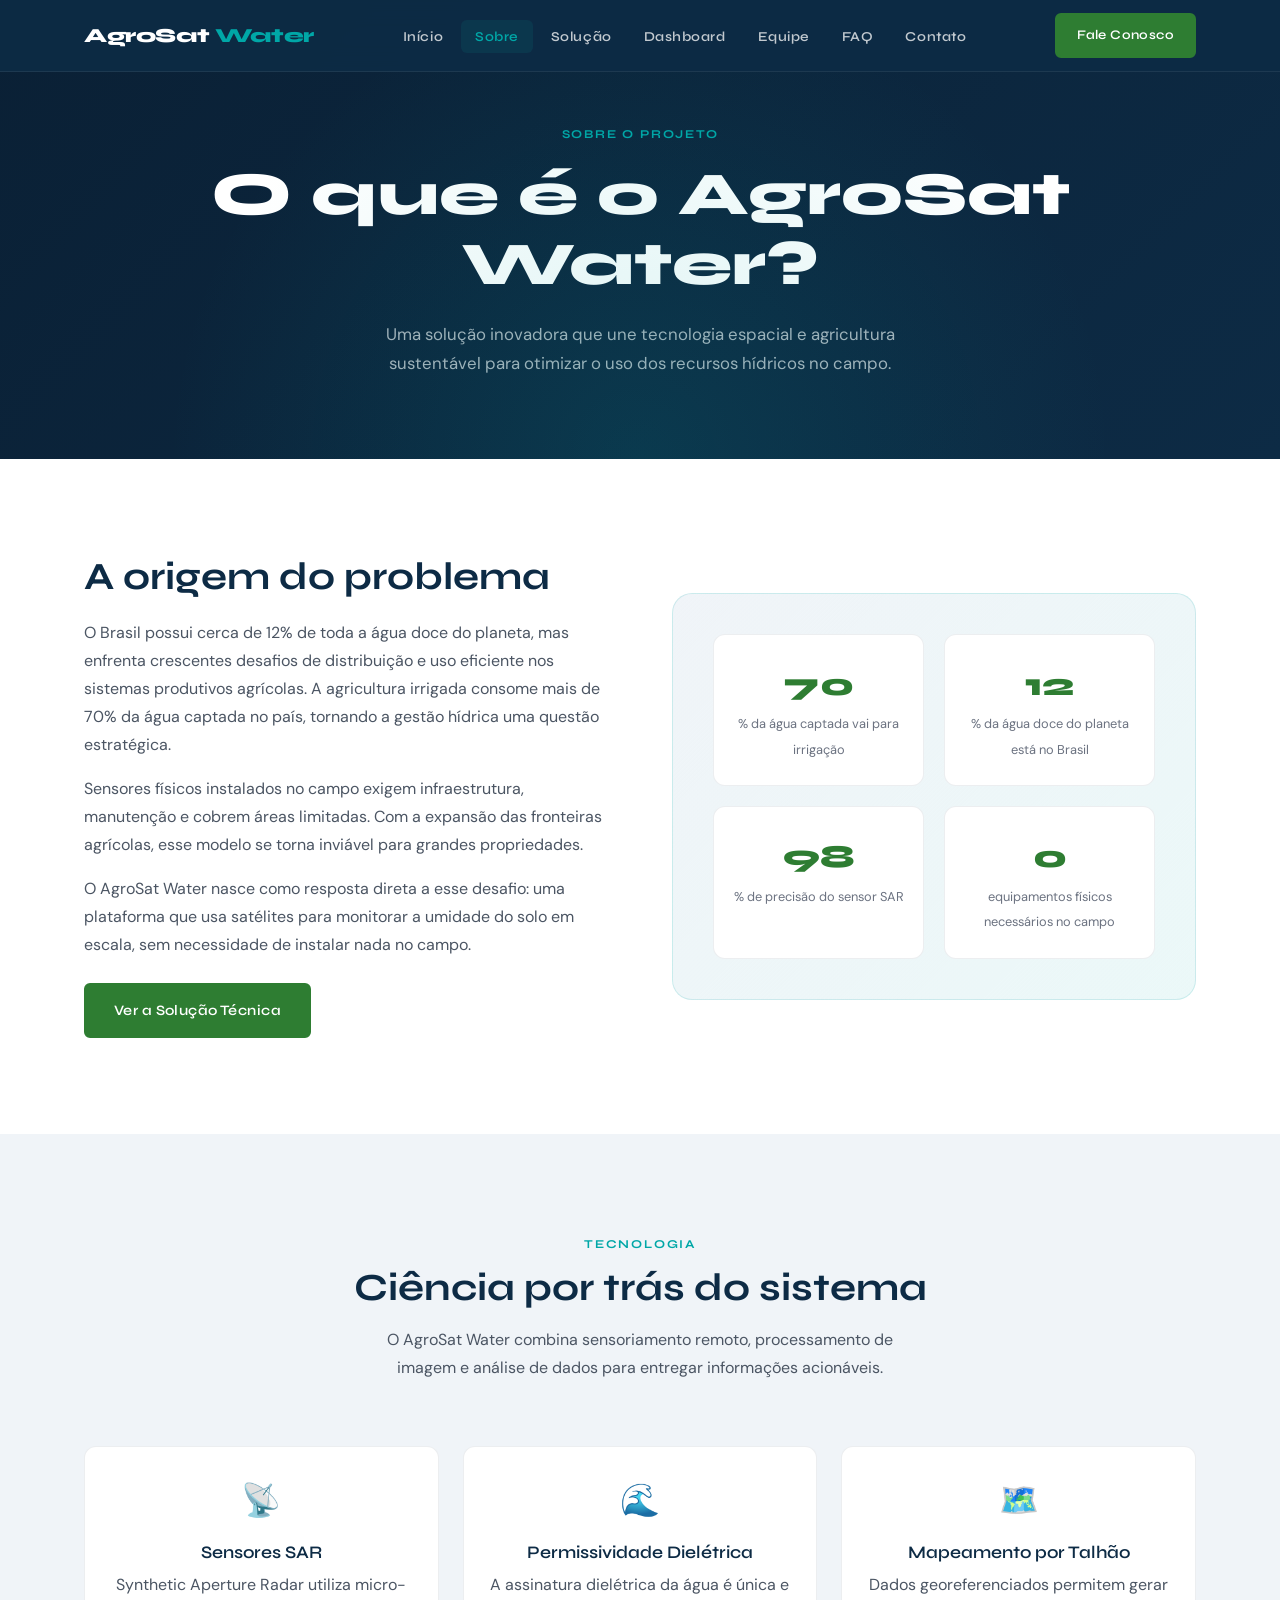
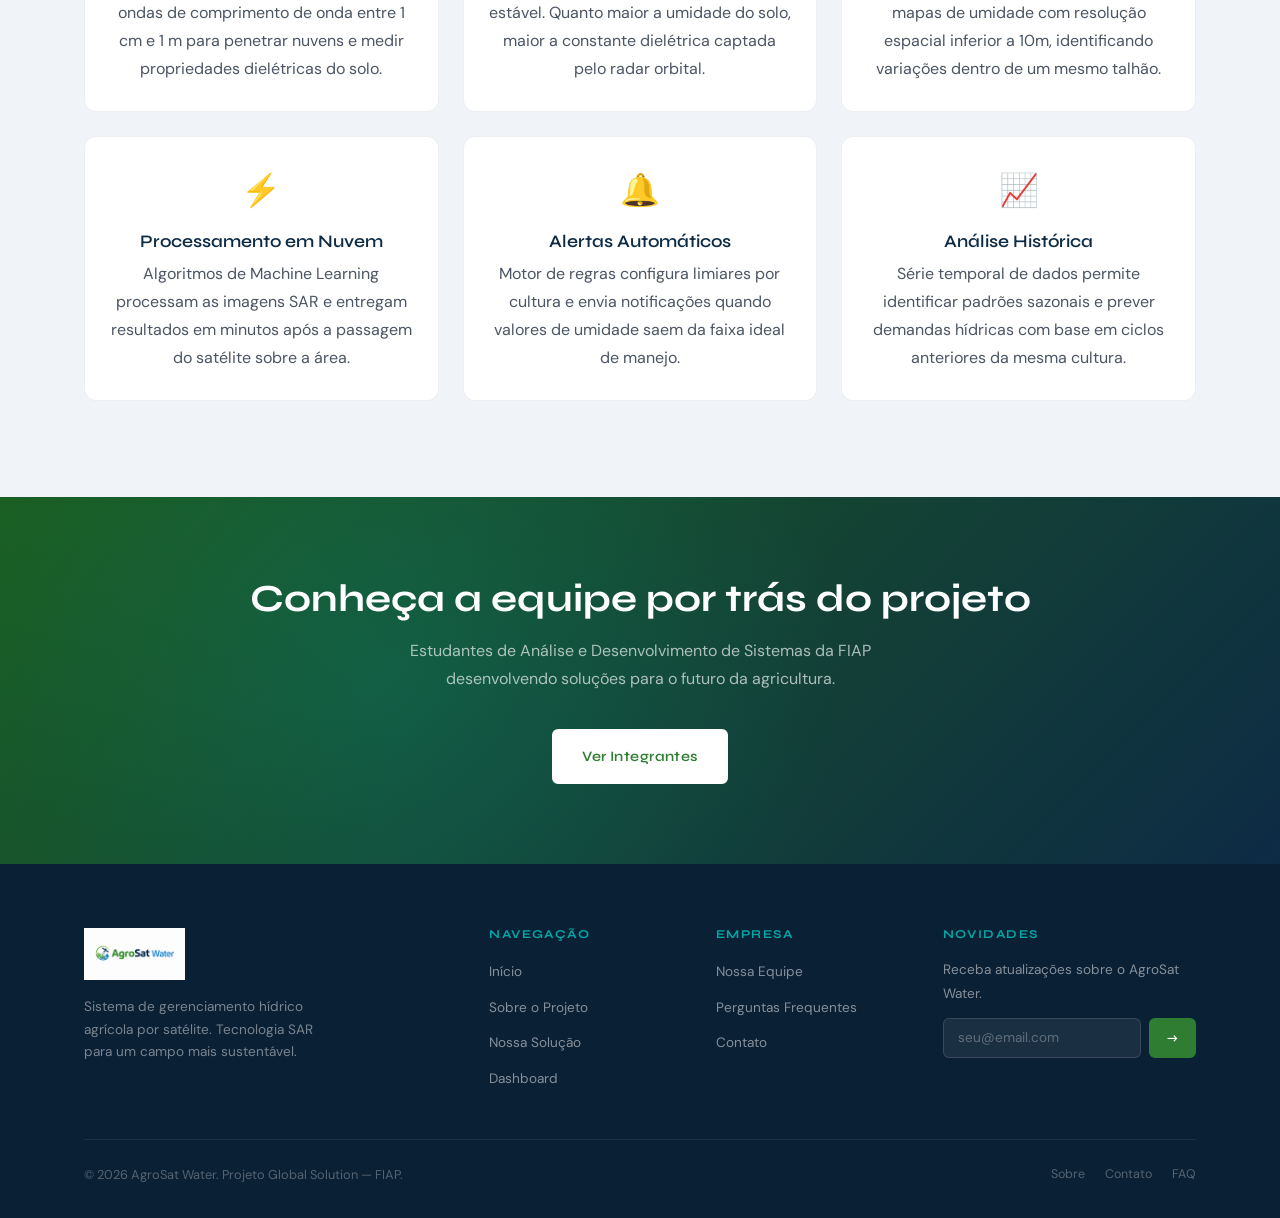
<file: sobre.html>
<!DOCTYPE html>
<html lang="pt-BR">
<head>
  <meta charset="UTF-8" />
  <meta name="viewport" content="width=device-width, initial-scale=1.0" />
  <meta name="description" content="Sobre o AgroSat Water — Sistema de gerenciamento hídrico agrícola por satélite com tecnologia SAR." />
  <title>Sobre — AgroSat Water</title>
  <link rel="icon" type="image/png" href="assets/icon.png" />
  <link rel="stylesheet" href="css/style.css" />
</head>
<body>
 
  <!-- NAVBAR -->
  <nav class="navbar" role="navigation" aria-label="Menu principal">
    <div class="container">
      <a class="navbar-logo" href="index.html" aria-label="AgroSat Water - Início">
        <span class="logo-text">AgroSat <span class="logo-accent">Water</span></span>
      </a>
      <ul class="navbar-menu" role="list">
        <li><a href="index.html">Início</a></li>
        <li><a href="sobre.html">Sobre</a></li>
        <li><a href="solucao.html">Solução</a></li>
        <li><a href="dashboard.html">Dashboard</a></li>
        <li><a href="integrantes.html">Equipe</a></li>
        <li><a href="faq.html">FAQ</a></li>
        <li><a href="contato.html">Contato</a></li>
      </ul>
      <div class="navbar-cta">
        <a href="contato.html" class="btn btn-primary">Fale Conosco</a>
      </div>
      <button class="hamburger" aria-label="Abrir menu">
        <span></span><span></span><span></span>
      </button>
    </div>
  </nav>

  <!-- MOBILE MENU -->
  <div class="mobile-menu">
    <a href="index.html">Início</a>
    <a href="sobre.html">Sobre</a>
    <a href="solucao.html">Solução</a>
    <a href="dashboard.html">Dashboard</a>
    <a href="integrantes.html">Equipe</a>
    <a href="faq.html">FAQ</a>
    <a href="contato.html">Contato</a>
    <a href="contato.html" class="btn btn-primary">Fale Conosco</a>
  </div>

  <main>
    <!-- PAGE HERO -->
    <section class="page-hero" aria-label="Cabeçalho da página">
      <div class="container">
        <span class="eyebrow">Sobre o Projeto</span>
        <h1>O que é o AgroSat Water?</h1>
        <p>Uma solução inovadora que une tecnologia espacial e agricultura sustentável para otimizar o uso dos recursos hídricos no campo.</p>
      </div>
    </section>

    <!-- INTRO -->
    <section class="section" aria-labelledby="intro-title">
      <div class="container">
        <div class="sobre-intro">
          <div class="text-content reveal">
            <h2 id="intro-title">A origem do problema</h2>
            <p>O Brasil possui cerca de 12% de toda a água doce do planeta, mas enfrenta crescentes desafios de distribuição e uso eficiente nos sistemas produtivos agrícolas. A agricultura irrigada consome mais de 70% da água captada no país, tornando a gestão hídrica uma questão estratégica.</p>
            <p>Sensores físicos instalados no campo exigem infraestrutura, manutenção e cobrem áreas limitadas. Com a expansão das fronteiras agrícolas, esse modelo se torna inviável para grandes propriedades.</p>
            <p>O AgroSat Water nasce como resposta direta a esse desafio: uma plataforma que usa satélites para monitorar a umidade do solo em escala, sem necessidade de instalar nada no campo.</p>
            <a href="solucao.html" class="btn btn-primary" style="margin-top:8px">Ver a Solução Técnica</a>
          </div>
          <div class="sobre-visual reveal">
            <div class="sobre-stats">
              <div class="sobre-stat">
                <span class="big-num" data-count="70">0</span>
                <span class="big-lbl">% da água captada vai para irrigação</span>
              </div>
              <div class="sobre-stat">
                <span class="big-num" data-count="12">0</span>
                <span class="big-lbl">% da água doce do planeta está no Brasil</span>
              </div>
              <div class="sobre-stat">
                <span class="big-num" data-count="98">0</span>
                <span class="big-lbl">% de precisão do sensor SAR</span>
              </div>
              <div class="sobre-stat">
                <span class="big-num" data-count="0">0</span>
                <span class="big-lbl">equipamentos físicos necessários no campo</span>
              </div>
            </div>
          </div>
        </div>
      </div>
    </section>

    <!-- TECH STACK -->
    <section class="section tech-stack" aria-labelledby="tech-title">
      <div class="container">
        <div class="section-header reveal">
          <span class="eyebrow">Tecnologia</span>
          <h2 id="tech-title">Ciência por trás do sistema</h2>
          <p>O AgroSat Water combina sensoriamento remoto, processamento de imagem e análise de dados para entregar informações acionáveis.</p>
        </div>
        <div class="tech-grid reveal-stagger">
          <div class="tech-card">
            <div class="emoji">📡</div>
            <h4>Sensores SAR</h4>
            <p>Synthetic Aperture Radar utiliza micro-ondas de comprimento de onda entre 1 cm e 1 m para penetrar nuvens e medir propriedades dielétricas do solo.</p>
          </div>
          <div class="tech-card">
            <div class="emoji">🌊</div>
            <h4>Permissividade Dielétrica</h4>
            <p>A assinatura dielétrica da água é única e estável. Quanto maior a umidade do solo, maior a constante dielétrica captada pelo radar orbital.</p>
          </div>
          <div class="tech-card">
            <div class="emoji">🗺️</div>
            <h4>Mapeamento por Talhão</h4>
            <p>Dados georeferenciados permitem gerar mapas de umidade com resolução espacial inferior a 10m, identificando variações dentro de um mesmo talhão.</p>
          </div>
          <div class="tech-card">
            <div class="emoji">⚡</div>
            <h4>Processamento em Nuvem</h4>
            <p>Algoritmos de Machine Learning processam as imagens SAR e entregam resultados em minutos após a passagem do satélite sobre a área.</p>
          </div>
          <div class="tech-card">
            <div class="emoji">🔔</div>
            <h4>Alertas Automáticos</h4>
            <p>Motor de regras configura limiares por cultura e envia notificações quando valores de umidade saem da faixa ideal de manejo.</p>
          </div>
          <div class="tech-card">
            <div class="emoji">📈</div>
            <h4>Análise Histórica</h4>
            <p>Série temporal de dados permite identificar padrões sazonais e prever demandas hídricas com base em ciclos anteriores da mesma cultura.</p>
          </div>
        </div>
      </div>
    </section>

    <!-- CTA -->
    <section class="cta-banner" aria-label="Chamada para ação">
      <div class="container">
        <h2 class="reveal">Conheça a equipe por trás do projeto</h2>
        <p class="reveal">Estudantes de Análise e Desenvolvimento de Sistemas da FIAP desenvolvendo soluções para o futuro da agricultura.</p>
        <a href="integrantes.html" class="btn btn-white reveal">Ver Integrantes</a>
      </div>
    </section>
  </main>

 <!-- FOOTER -->
  <footer role="contentinfo">
    <div class="container">
      <div class="footer-grid">
        <div class="footer-brand">
          <img src="assets/logo.png" alt="AgroSat Water" class="footer-logo-img" />
          <p>Sistema de gerenciamento hídrico agrícola por satélite. Tecnologia SAR para um campo mais sustentável.</p>
        </div>
        <div class="footer-col">
          <h5>Navegação</h5>
          <ul>
            <li><a href="index.html">Início</a></li>
            <li><a href="sobre.html">Sobre o Projeto</a></li>
            <li><a href="solucao.html">Nossa Solução</a></li>
            <li><a href="dashboard.html">Dashboard</a></li>
          </ul>
        </div>
        <div class="footer-col">
          <h5>Empresa</h5>
          <ul>
            <li><a href="integrantes.html">Nossa Equipe</a></li>
            <li><a href="faq.html">Perguntas Frequentes</a></li>
            <li><a href="contato.html">Contato</a></li>
          </ul>
        </div>
        <div class="footer-col footer-newsletter">
          <h5>Novidades</h5>
          <p>Receba atualizações sobre o AgroSat Water.</p>
          <div class="newsletter-form">
            <input type="email" placeholder="seu@email.com" aria-label="E-mail para newsletter" />
            <button class="btn btn-primary" type="button">→</button>
          </div>
        </div>
      </div>
      <div class="footer-bottom">
        <p>© 2026 AgroSat Water. Projeto Global Solution — FIAP.</p>
        <div class="footer-bottom-links">
          <a href="sobre.html">Sobre</a>
          <a href="contato.html">Contato</a>
          <a href="faq.html">FAQ</a>
        </div>
      </div>
    </div>
  </footer>

  <button class="scroll-top" aria-label="Voltar ao topo">↑</button>
  <script src="js/script.js"></script>
</body>
</html>
</file>
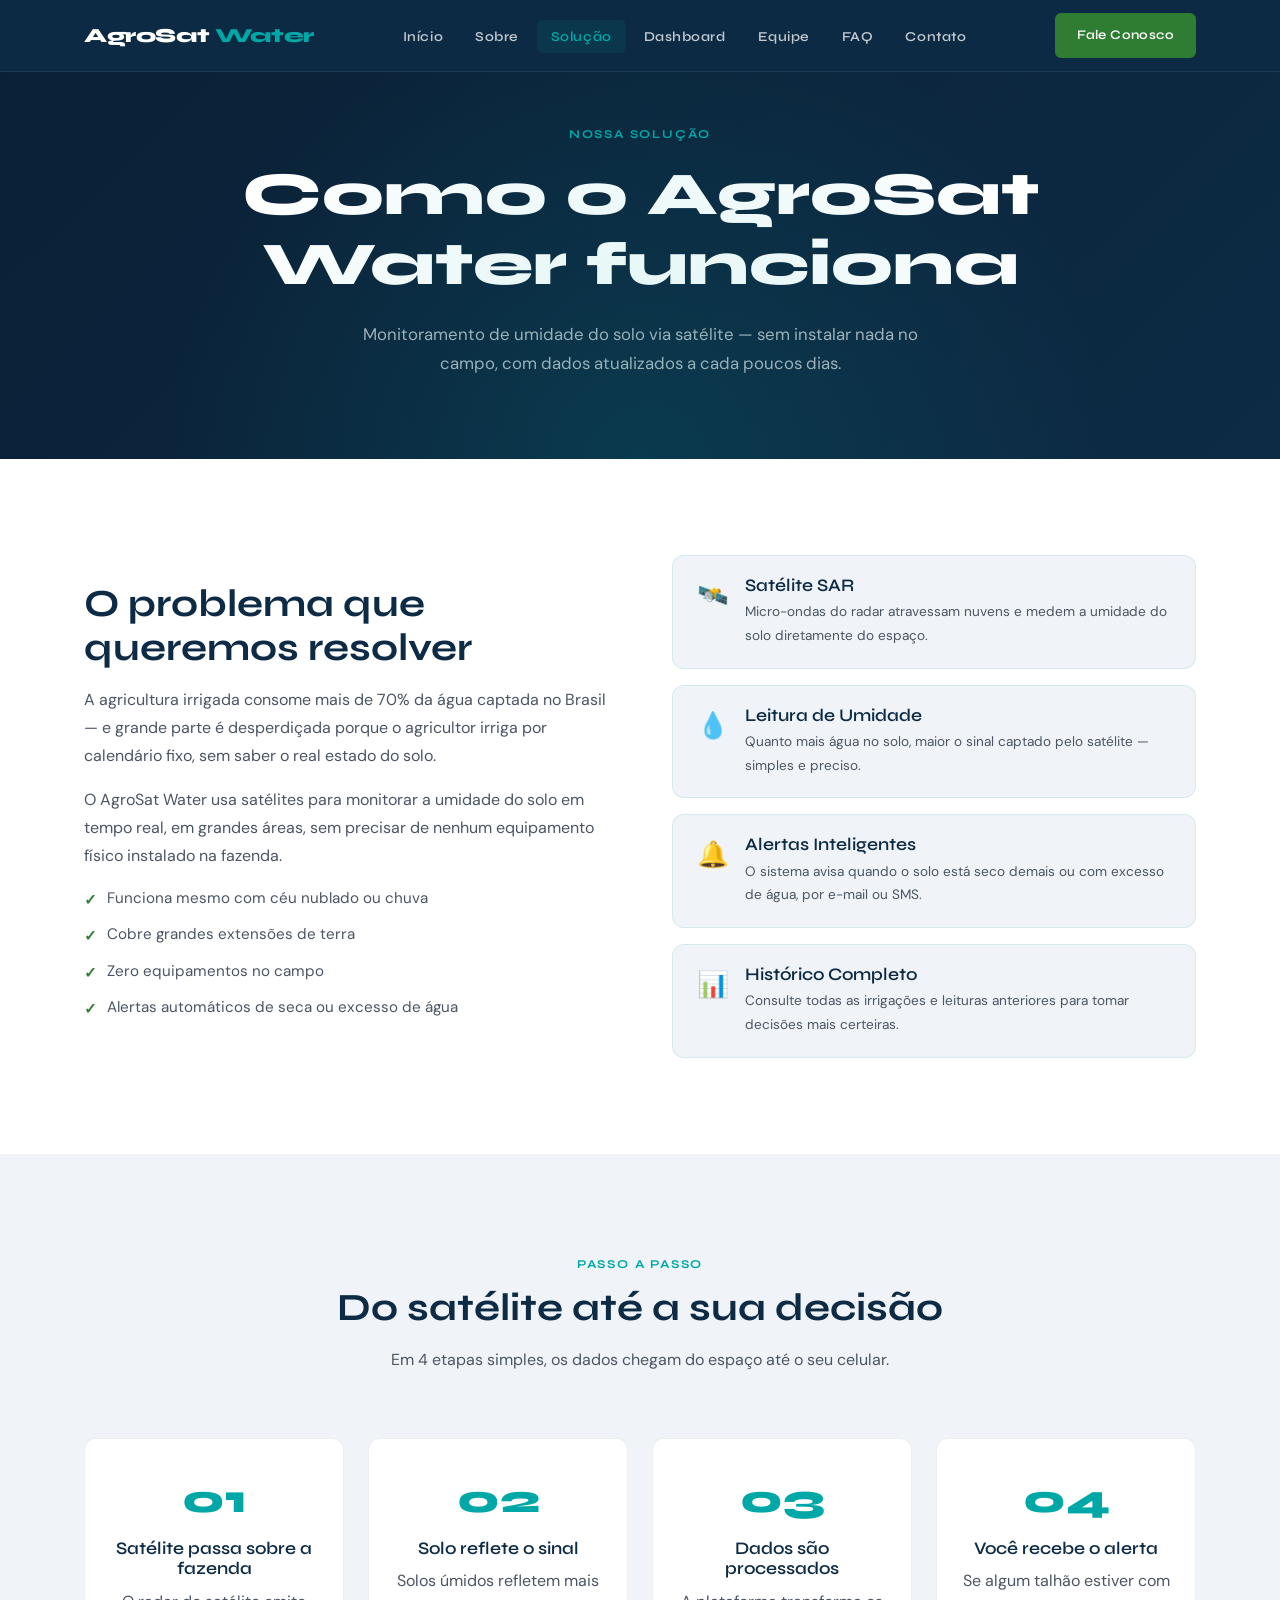
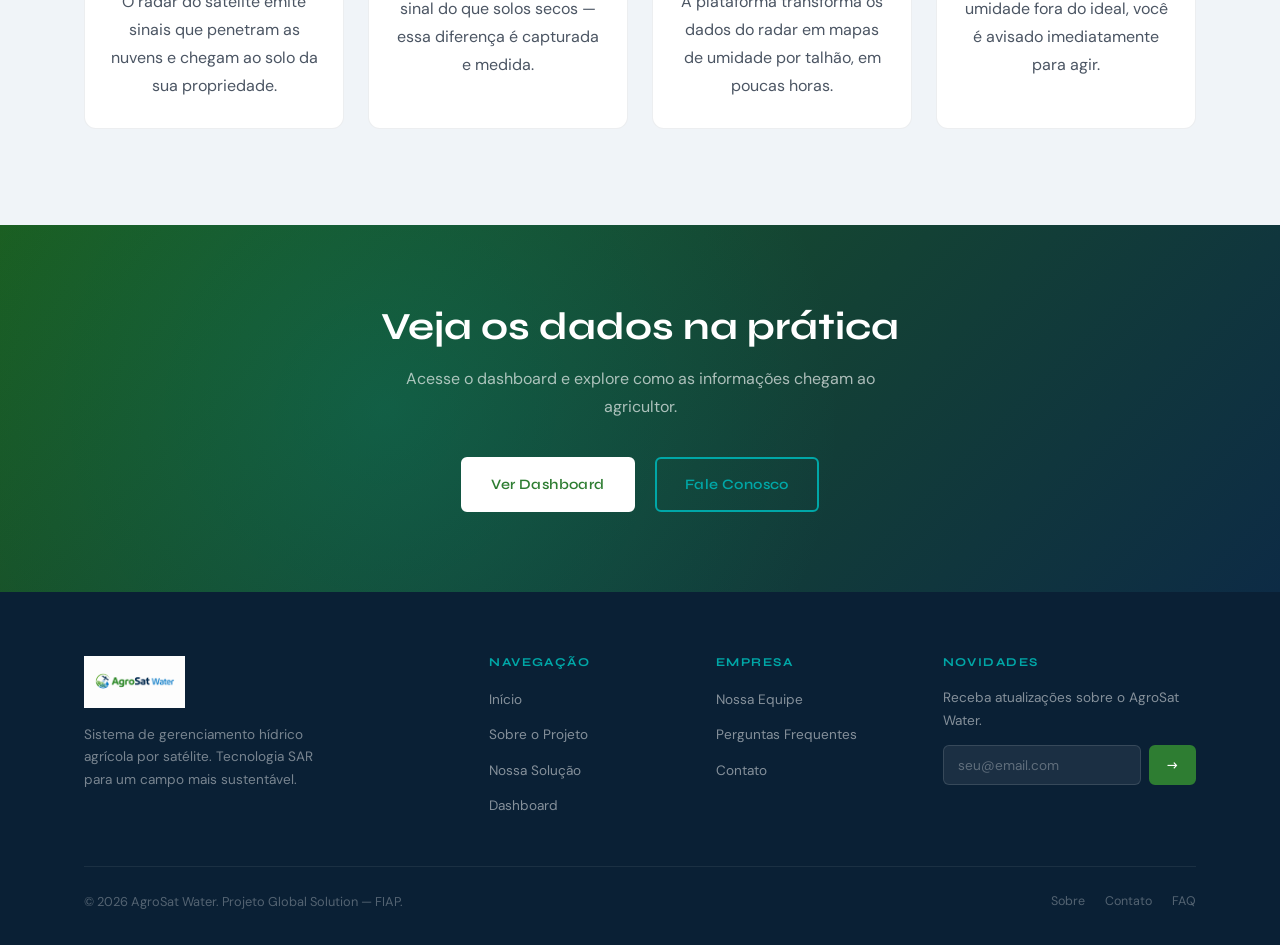
<file: solucao.html>
<!DOCTYPE html>
<html lang="pt-BR">
<head>
  <meta charset="UTF-8" />
  <meta name="viewport" content="width=device-width, initial-scale=1.0" />
  <meta name="description" content="Solução AgroSat Water — tecnologia SAR para monitoramento hídrico agrícola por satélite." />
  <title>Solução — AgroSat Water</title>
  <link rel="icon" type="image/png" href="assets/icon.png" />
  <link rel="stylesheet" href="css/style.css" />
</head>
<body>

  <!-- NAVBAR -->
  <nav class="navbar" role="navigation" aria-label="Menu principal">
    <div class="container">
      <a class="navbar-logo" href="index.html" aria-label="AgroSat Water - Início">
        <span class="logo-text">AgroSat <span class="logo-accent">Water</span></span>
      </a>
      <ul class="navbar-menu" role="list">
        <li><a href="index.html">Início</a></li>
        <li><a href="sobre.html">Sobre</a></li>
        <li><a href="solucao.html">Solução</a></li>
        <li><a href="dashboard.html">Dashboard</a></li>
        <li><a href="integrantes.html">Equipe</a></li>
        <li><a href="faq.html">FAQ</a></li>
        <li><a href="contato.html">Contato</a></li>
      </ul>
      <div class="navbar-cta">
        <a href="contato.html" class="btn btn-primary">Fale Conosco</a>
      </div>
      <button class="hamburger" aria-label="Abrir menu" aria-expanded="false">
        <span></span><span></span><span></span>
      </button>
    </div>
  </nav>

  <!-- MOBILE MENU -->
  <div class="mobile-menu" role="navigation" aria-label="Menu mobile">
    <a href="index.html">Início</a>
    <a href="sobre.html">Sobre</a>
    <a href="solucao.html">Solução</a>
    <a href="dashboard.html">Dashboard</a>
    <a href="integrantes.html">Equipe</a>
    <a href="faq.html">FAQ</a>
    <a href="contato.html">Contato</a>
    <a href="contato.html" class="btn btn-primary">Fale Conosco</a>
  </div>

  <main>

    <!-- PAGE HERO -->
    <section class="page-hero" aria-label="Cabeçalho da página">
      <div class="container">
        <span class="eyebrow">Nossa Solução</span>
        <h1>Como o AgroSat Water funciona</h1>
        <p>Monitoramento de umidade do solo via satélite — sem instalar nada no campo, com dados atualizados a cada poucos dias.</p>
      </div>
    </section>

    <!-- O PROBLEMA -->
    <section class="section" aria-labelledby="overview-title">
      <div class="container">
        <div class="solucao-overview">
          <div class="text-content reveal">
            <h2 id="overview-title">O problema que queremos resolver</h2>
            <p>A agricultura irrigada consome mais de 70% da água captada no Brasil — e grande parte é desperdiçada porque o agricultor irriga por calendário fixo, sem saber o real estado do solo.</p>
            <p>O AgroSat Water usa satélites para monitorar a umidade do solo em tempo real, em grandes áreas, sem precisar de nenhum equipamento físico instalado na fazenda.</p>
            <ul>
              <li>Funciona mesmo com céu nublado ou chuva</li>
              <li>Cobre grandes extensões de terra</li>
              <li>Zero equipamentos no campo</li>
              <li>Alertas automáticos de seca ou excesso de água</li>
            </ul>
          </div>
          <div class="benefit-cards reveal">
            <div class="benefit-card">
              <span class="emoji">🛰️</span>
              <div>
                <h4>Satélite SAR</h4>
                <p>Micro-ondas do radar atravessam nuvens e medem a umidade do solo diretamente do espaço.</p>
              </div>
            </div>
            <div class="benefit-card">
              <span class="emoji">💧</span>
              <div>
                <h4>Leitura de Umidade</h4>
                <p>Quanto mais água no solo, maior o sinal captado pelo satélite — simples e preciso.</p>
              </div>
            </div>
            <div class="benefit-card">
              <span class="emoji">🔔</span>
              <div>
                <h4>Alertas Inteligentes</h4>
                <p>O sistema avisa quando o solo está seco demais ou com excesso de água, por e-mail ou SMS.</p>
              </div>
            </div>
            <div class="benefit-card">
              <span class="emoji">📊</span>
              <div>
                <h4>Histórico Completo</h4>
                <p>Consulte todas as irrigações e leituras anteriores para tomar decisões mais certeiras.</p>
              </div>
            </div>
          </div>
        </div>
      </div>
    </section>

    <!-- COMO FUNCIONA — 4 PASSOS -->
    <section class="section how-sar" aria-labelledby="steps-title">
      <div class="container">
        <div class="section-header reveal">
          <span class="eyebrow">Passo a Passo</span>
          <h2 id="steps-title">Do satélite até a sua decisão</h2>
          <p>Em 4 etapas simples, os dados chegam do espaço até o seu celular.</p>
        </div>
        <div class="sar-grid reveal-stagger">
          <div class="sar-card">
            <span class="num">01</span>
            <h4>Satélite passa sobre a fazenda</h4>
            <p>O radar do satélite emite sinais que penetram as nuvens e chegam ao solo da sua propriedade.</p>
          </div>
          <div class="sar-card">
            <span class="num">02</span>
            <h4>Solo reflete o sinal</h4>
            <p>Solos úmidos refletem mais sinal do que solos secos — essa diferença é capturada e medida.</p>
          </div>
          <div class="sar-card">
            <span class="num">03</span>
            <h4>Dados são processados</h4>
            <p>A plataforma transforma os dados do radar em mapas de umidade por talhão, em poucas horas.</p>
          </div>
          <div class="sar-card">
            <span class="num">04</span>
            <h4>Você recebe o alerta</h4>
            <p>Se algum talhão estiver com umidade fora do ideal, você é avisado imediatamente para agir.</p>
          </div>
        </div>
      </div>
    </section>

    <!-- CTA -->
    <section class="cta-banner" aria-label="Chamada para ação">
      <div class="container">
        <h2 class="reveal">Veja os dados na prática</h2>
        <p class="reveal">Acesse o dashboard e explore como as informações chegam ao agricultor.</p>
        <div class="reveal">
          <a href="dashboard.html" class="btn btn-white" style="margin-right:16px">Ver Dashboard</a>
          <a href="contato.html" class="btn" style="color:var(--turquesa);border:2px solid var(--turquesa);">Fale Conosco</a>
        </div>
      </div>
    </section>

  </main>

 <!-- FOOTER -->
  <footer role="contentinfo">
    <div class="container">
      <div class="footer-grid">
        <div class="footer-brand">
          <img src="assets/logo.png" alt="AgroSat Water" class="footer-logo-img" />
          <p>Sistema de gerenciamento hídrico agrícola por satélite. Tecnologia SAR para um campo mais sustentável.</p>
        </div>
        <div class="footer-col">
          <h5>Navegação</h5>
          <ul>
            <li><a href="index.html">Início</a></li>
            <li><a href="sobre.html">Sobre o Projeto</a></li>
            <li><a href="solucao.html">Nossa Solução</a></li>
            <li><a href="dashboard.html">Dashboard</a></li>
          </ul>
        </div>
        <div class="footer-col">
          <h5>Empresa</h5>
          <ul>
            <li><a href="integrantes.html">Nossa Equipe</a></li>
            <li><a href="faq.html">Perguntas Frequentes</a></li>
            <li><a href="contato.html">Contato</a></li>
          </ul>
        </div>
        <div class="footer-col footer-newsletter">
          <h5>Novidades</h5>
          <p>Receba atualizações sobre o AgroSat Water.</p>
          <div class="newsletter-form">
            <input type="email" placeholder="seu@email.com" aria-label="E-mail para newsletter" />
            <button class="btn btn-primary" type="button">→</button>
          </div>
        </div>
      </div>
      <div class="footer-bottom">
        <p>© 2026 AgroSat Water. Projeto Global Solution — FIAP.</p>
        <div class="footer-bottom-links">
          <a href="sobre.html">Sobre</a>
          <a href="contato.html">Contato</a>
          <a href="faq.html">FAQ</a>
        </div>
      </div>
    </div>
  </footer>

  <button class="scroll-top" aria-label="Voltar ao topo">↑</button>
  <script src="js/script.js"></script>
</body>
</html>
</file>
<file: css/style.css>
@import url('variaveis.css');
@import url('global.css');
@import url('header.css');
@import url('footer.css');
@import url('index.css');
@import url('sobre.css');
@import url('integrantes.css');
@import url('faq.css');
@import url('contato.css');
@import url('paginas.css');
@import url('responsivo.css');
</file>
